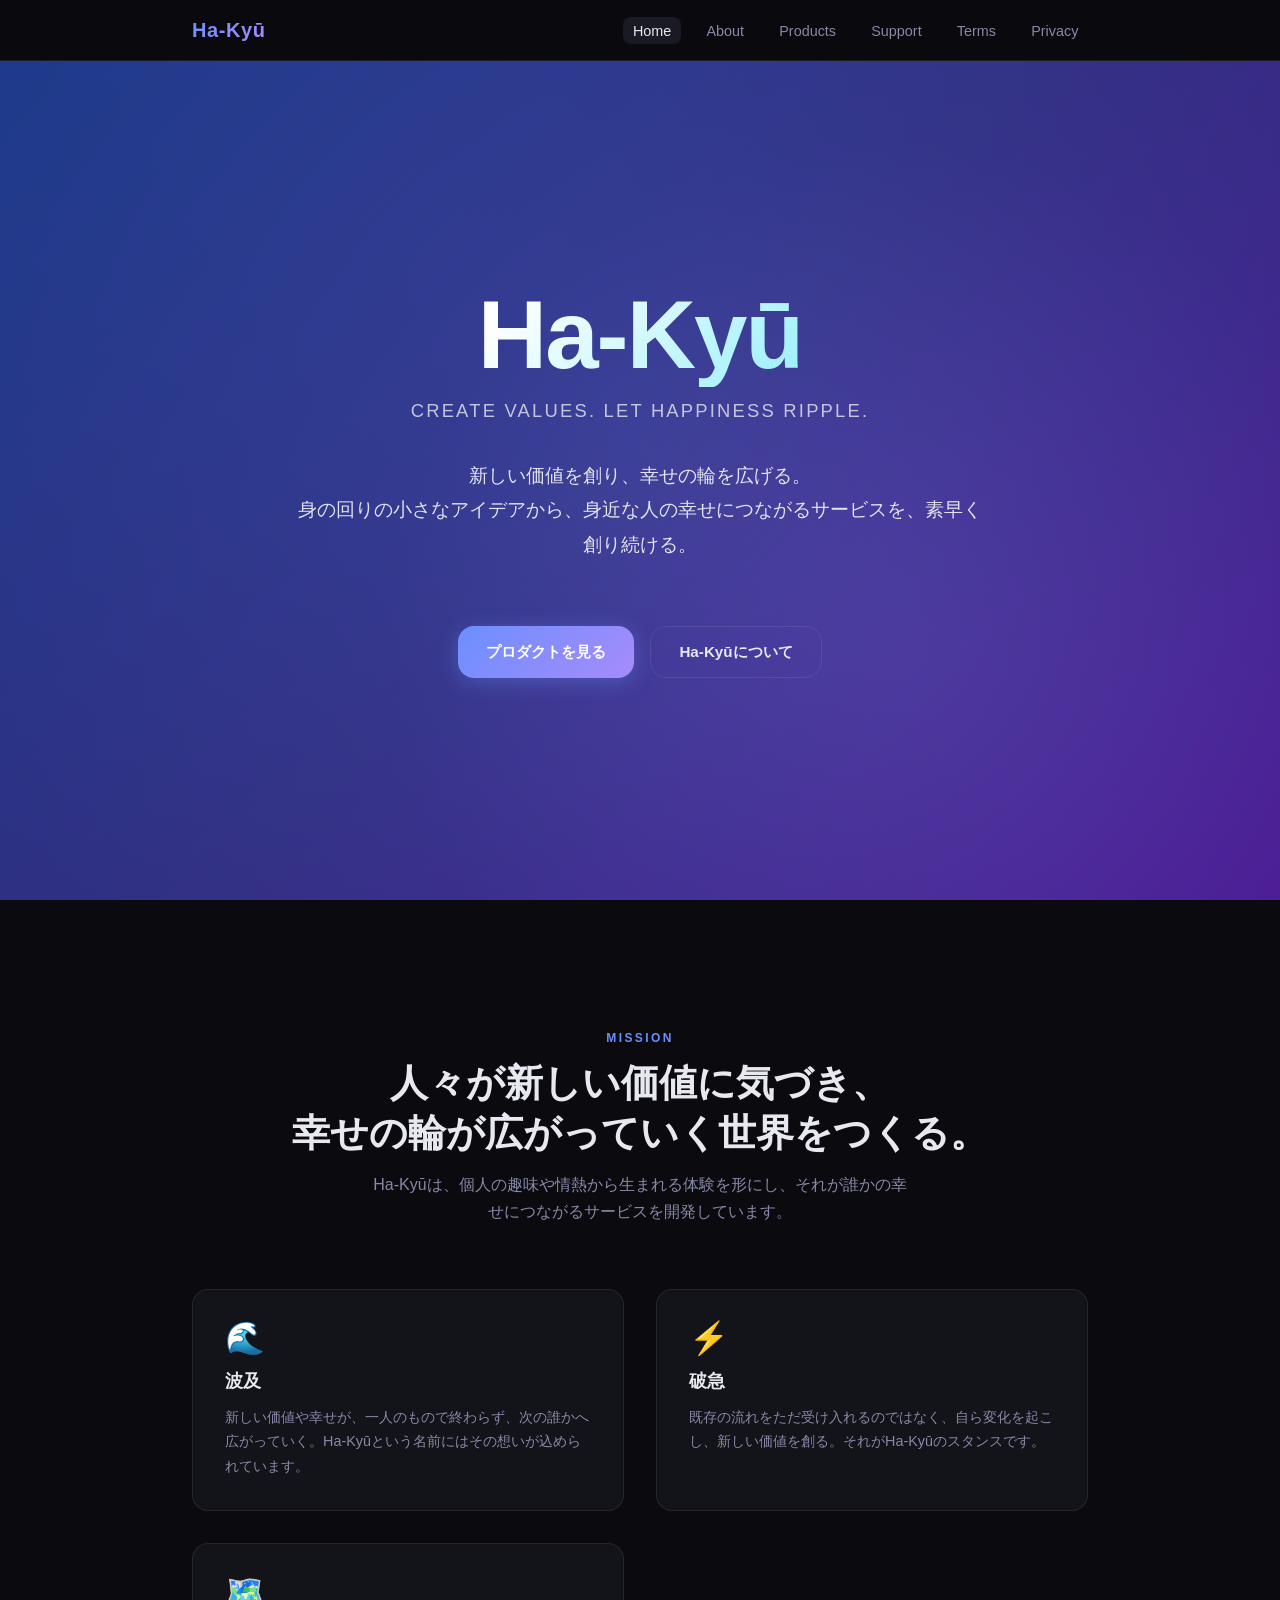
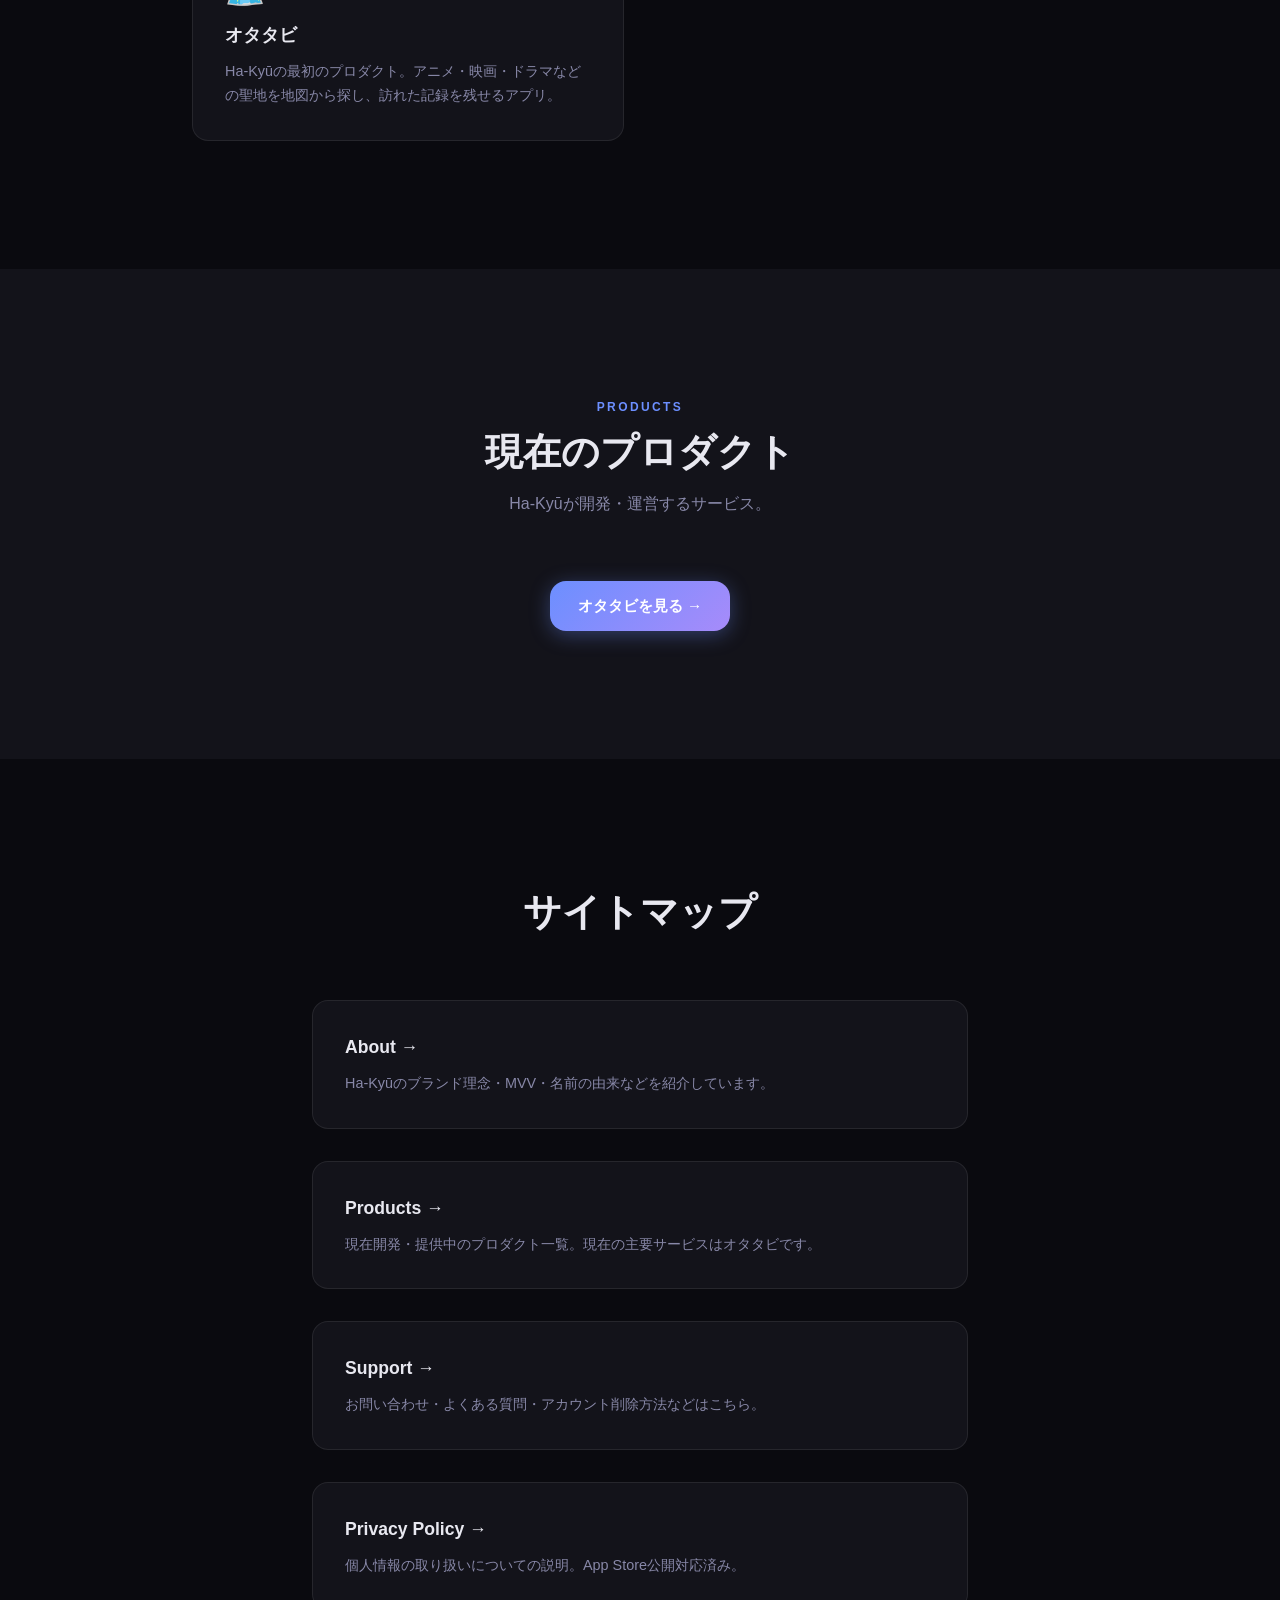
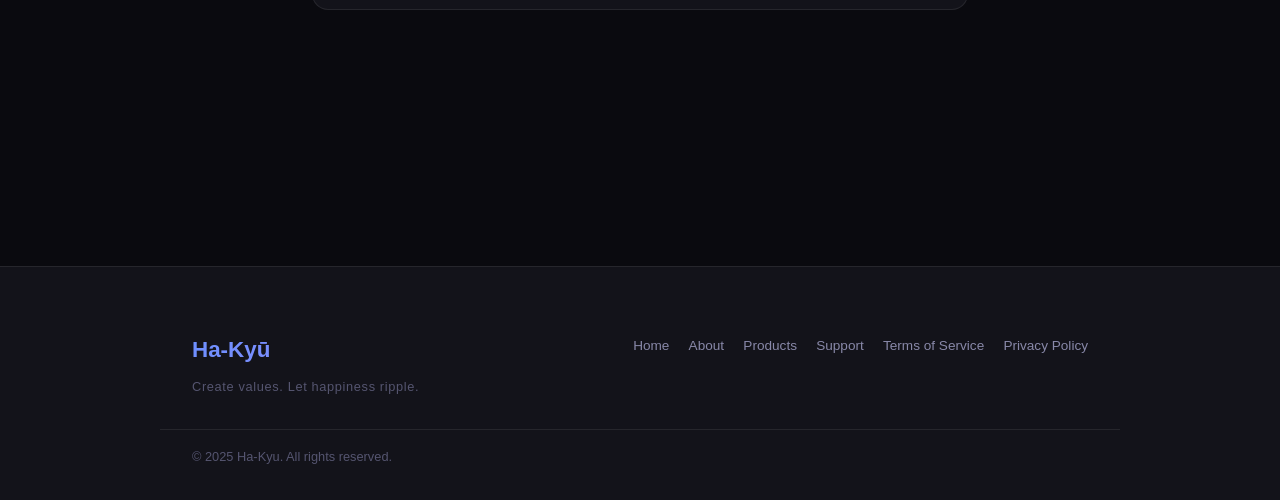
<file: index.html>
<!DOCTYPE html>
<html lang="ja">
<head>
  <meta charset="UTF-8">
  <meta name="viewport" content="width=device-width, initial-scale=1.0">
  <title>Ha-Kyū — Create values. Let happiness ripple.</title>
  <meta name="description" content="Ha-Kyūは、身近なアイデアから人々の幸せにつながるサービスを創り続けるグループです。現在の主要プロダクト：オタタビ。">
  <link rel="canonical" href="https://ha-kyu.github.io/">

  <!-- OGP -->
  <meta property="og:type"        content="website">
  <meta property="og:url"         content="https://ha-kyu.github.io/">
  <meta property="og:title"       content="Ha-Kyū — Create values. Let happiness ripple.">
  <meta property="og:description" content="Ha-Kyūは、身近なアイデアから人々の幸せにつながるサービスを創り続けるグループです。">
  <meta property="og:image"       content="https://ha-kyu.github.io/assets/img/ogp.png">
  <meta name="twitter:card"       content="summary_large_image">

  <!-- Favicon -->
  <link rel="icon"             type="image/svg+xml" href="/assets/img/favicon.png">
  <link rel="apple-touch-icon"                      href="/assets/img/apple-touch-icon.png">

  <link rel="stylesheet" href="/assets/css/style.css">
</head>
<body>

  <a href="#main" class="skip-link">メインコンテンツへスキップ</a>

  <!-- ナビゲーション -->
  <nav class="site-nav" aria-label="メインナビゲーション">
    <div class="site-nav__inner">
      <a href="/" class="site-nav__logo" aria-label="Ha-Kyū ホーム">Ha-Kyū</a>
      <button class="site-nav__toggle" aria-expanded="false" aria-controls="nav-menu" aria-label="メニューを開く">
        <span></span><span></span><span></span>
      </button>
      <ul class="site-nav__menu" id="nav-menu" role="list">
        <li><a href="/">Home</a></li>
        <li><a href="/about/">About</a></li>
        <li><a href="/products/">Products</a></li>
        <li><a href="/support/">Support</a></li>
        <li><a href="/terms/">Terms</a></li>
        <li><a href="/privacy/">Privacy</a></li>
      </ul>
    </div>
  </nav>

  <main id="main" class="page-offset">

    <!-- ヒーロー -->
    <section class="hero" aria-label="Ha-Kyū ブランドメッセージ">
      <div class="hero__bg" aria-hidden="true"></div>
      <div class="hero__content">
        <h1 class="hero__logo">Ha-Kyū</h1>
        <p class="hero__tagline">Create values. Let happiness ripple.</p>
        <p class="hero__desc">新しい価値を創り、幸せの輪を広げる。<br>身の回りの小さなアイデアから、身近な人の幸せにつながるサービスを、素早く創り続ける。</p>
        <div class="hero__actions">
          <a href="/products/" class="btn btn--primary">プロダクトを見る</a>
          <a href="/about/"    class="btn btn--outline">Ha-Kyūについて</a>
        </div>
      </div>
    </section>

    <!-- ミッション概要 -->
    <section class="section" aria-labelledby="mission-heading">
      <div class="container">
        <div class="section__header">
          <p class="section__label">Mission</p>
          <h2 class="section__title" id="mission-heading">人々が新しい価値に気づき、<br>幸せの輪が広がっていく世界をつくる。</h2>
          <p class="section__subtitle">Ha-Kyūは、個人の趣味や情熱から生まれる体験を形にし、それが誰かの幸せにつながるサービスを開発しています。</p>
        </div>

        <div class="card-grid">
          <div class="card">
            <div class="card__icon" aria-hidden="true">🌊</div>
            <h3 class="card__title">波及</h3>
            <p class="card__body">新しい価値や幸せが、一人のもので終わらず、次の誰かへ広がっていく。Ha-Kyūという名前にはその想いが込められています。</p>
          </div>
          <div class="card">
            <div class="card__icon" aria-hidden="true">⚡</div>
            <h3 class="card__title">破急</h3>
            <p class="card__body">既存の流れをただ受け入れるのではなく、自ら変化を起こし、新しい価値を創る。それがHa-Kyūのスタンスです。</p>
          </div>
          <div class="card">
            <div class="card__icon" aria-hidden="true">🗺️</div>
            <h3 class="card__title">オタタビ</h3>
            <p class="card__body">Ha-Kyūの最初のプロダクト。アニメ・映画・ドラマなどの聖地を地図から探し、訪れた記録を残せるアプリ。</p>
          </div>
        </div>
      </div>
    </section>

    <!-- プロダクト導線 -->
    <section class="section section--alt" aria-labelledby="products-nav-heading">
      <div class="container" style="text-align:center;">
        <div class="section__header">
          <p class="section__label">Products</p>
          <h2 class="section__title" id="products-nav-heading">現在のプロダクト</h2>
          <p class="section__subtitle">Ha-Kyūが開発・運営するサービス。</p>
        </div>
        <a href="/products/" class="btn btn--primary" style="display:inline-flex;">オタタビを見る →</a>
      </div>
    </section>

    <!-- リンク集 -->
    <section class="section" aria-labelledby="links-heading">
      <div class="container container--narrow">
        <div class="section__header">
          <h2 class="section__title" id="links-heading">サイトマップ</h2>
        </div>
        <div class="card-grid--2 card-grid">
          <a href="/about/"   class="card" style="text-decoration:none; color:inherit;">
            <h3 class="card__title">About →</h3>
            <p class="card__body">Ha-Kyūのブランド理念・MVV・名前の由来などを紹介しています。</p>
          </a>
          <a href="/products/" class="card" style="text-decoration:none; color:inherit;">
            <h3 class="card__title">Products →</h3>
            <p class="card__body">現在開発・提供中のプロダクト一覧。現在の主要サービスはオタタビです。</p>
          </a>
          <a href="/support/"  class="card" style="text-decoration:none; color:inherit;">
            <h3 class="card__title">Support →</h3>
            <p class="card__body">お問い合わせ・よくある質問・アカウント削除方法などはこちら。</p>
          </a>
          <a href="/privacy/"  class="card" style="text-decoration:none; color:inherit;">
            <h3 class="card__title">Privacy Policy →</h3>
            <p class="card__body">個人情報の取り扱いについての説明。App Store公開対応済み。</p>
          </a>
        </div>
      </div>
    </section>

  </main>

  <!-- フッター -->
  <footer class="site-footer" aria-label="サイトフッター">
    <div class="site-footer__inner">
      <div class="site-footer__brand">
        <h2>Ha-Kyū</h2>
        <p>Create values. Let happiness ripple.</p>
      </div>
      <nav aria-label="フッターナビゲーション">
        <ul class="site-footer__nav" role="list">
          <li><a href="/">Home</a></li>
          <li><a href="/about/">About</a></li>
          <li><a href="/products/">Products</a></li>
          <li><a href="/support/">Support</a></li>
          <li><a href="/terms/">Terms of Service</a></li>
          <li><a href="/privacy/">Privacy Policy</a></li>
        </ul>
      </nav>
    </div>
    <div class="site-footer__bottom">
      <p>© 2025 Ha-Kyu. All rights reserved.</p>
    </div>
  </footer>

  <script src="/assets/js/main.js"></script>
</body>
</html>
</file>
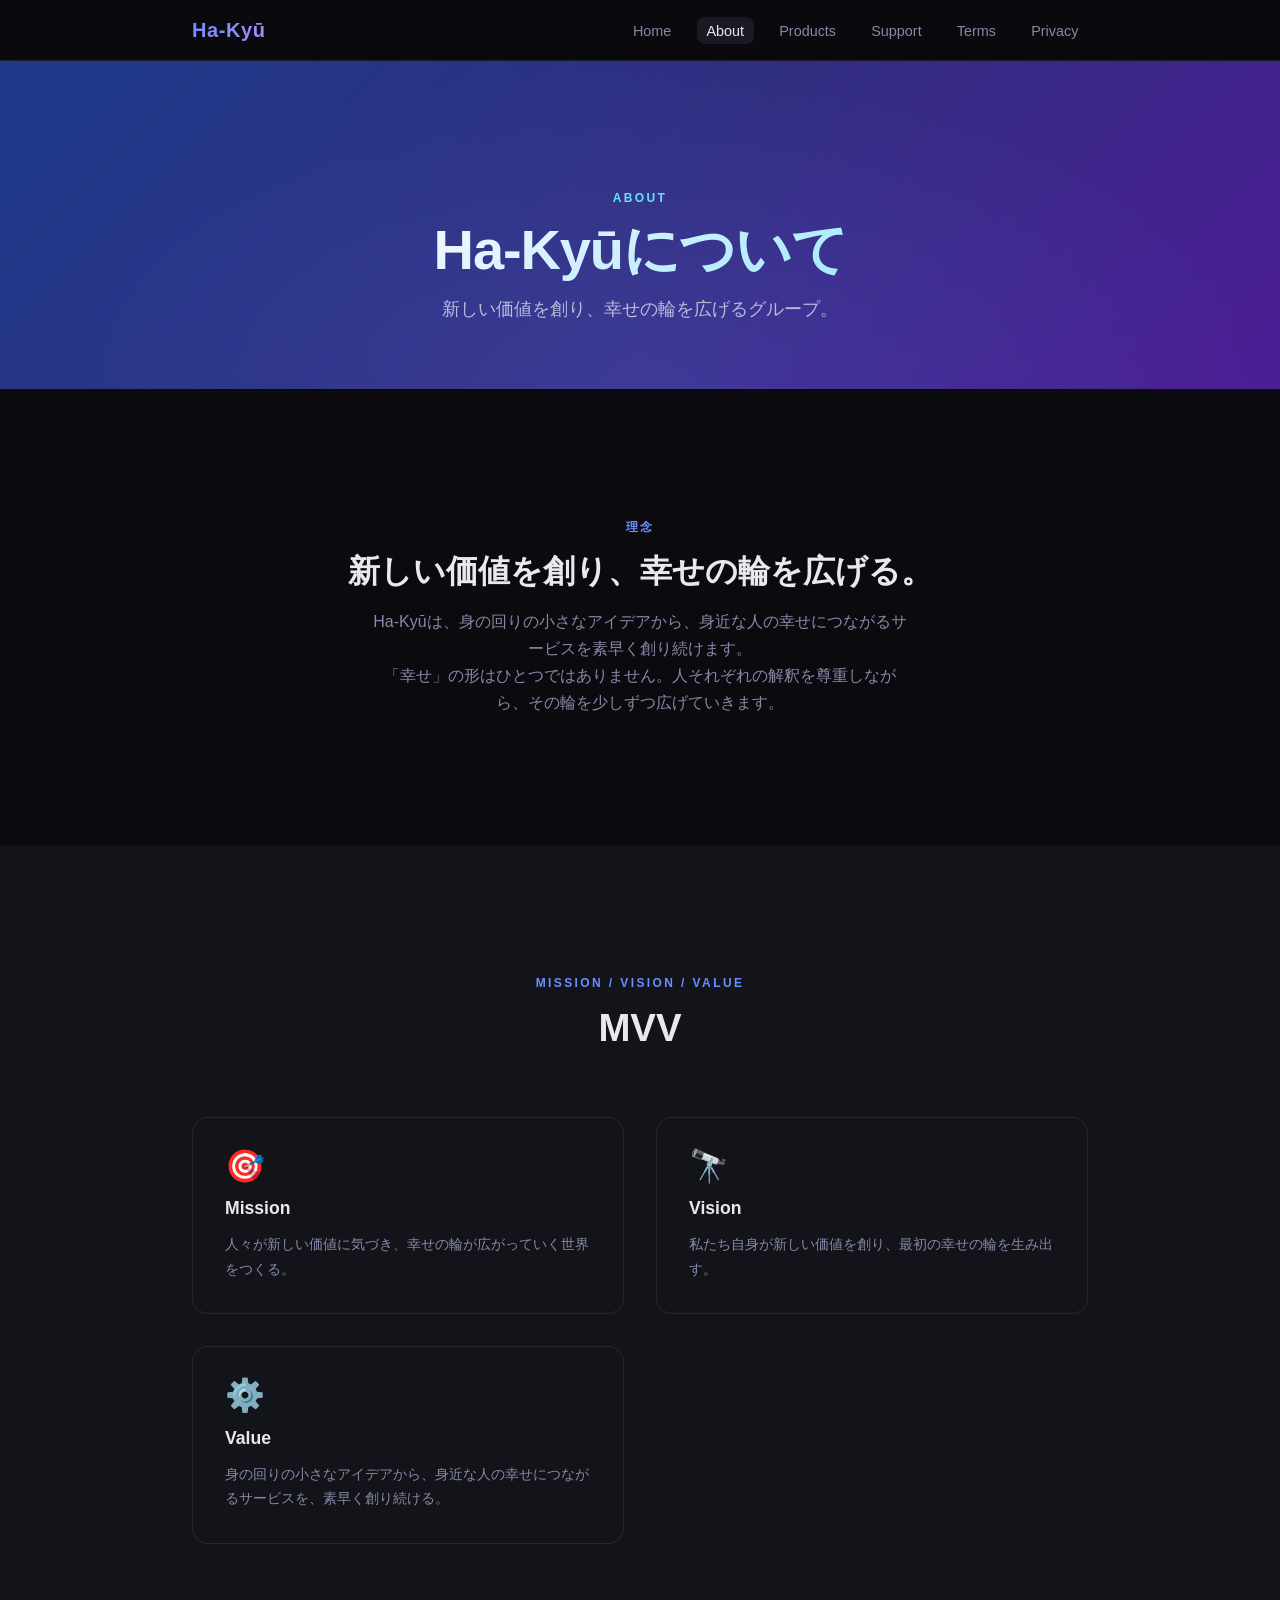
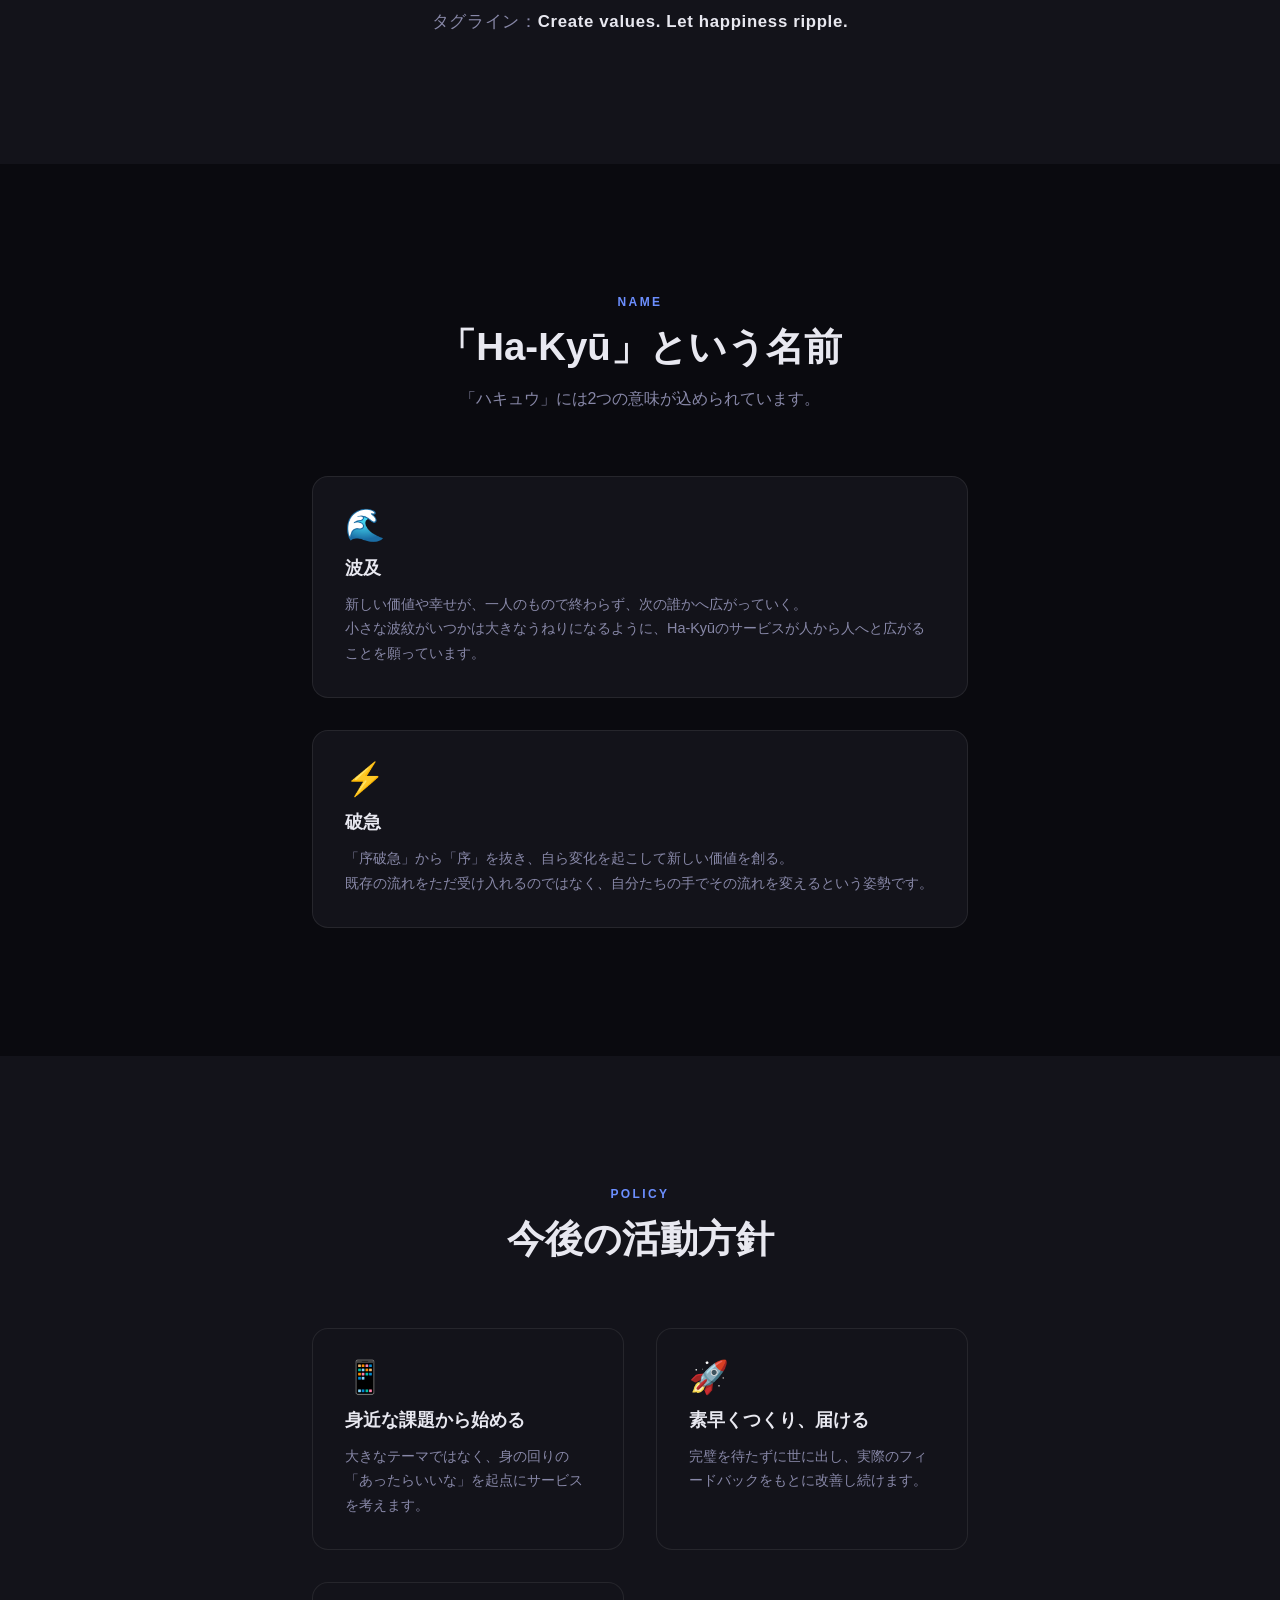
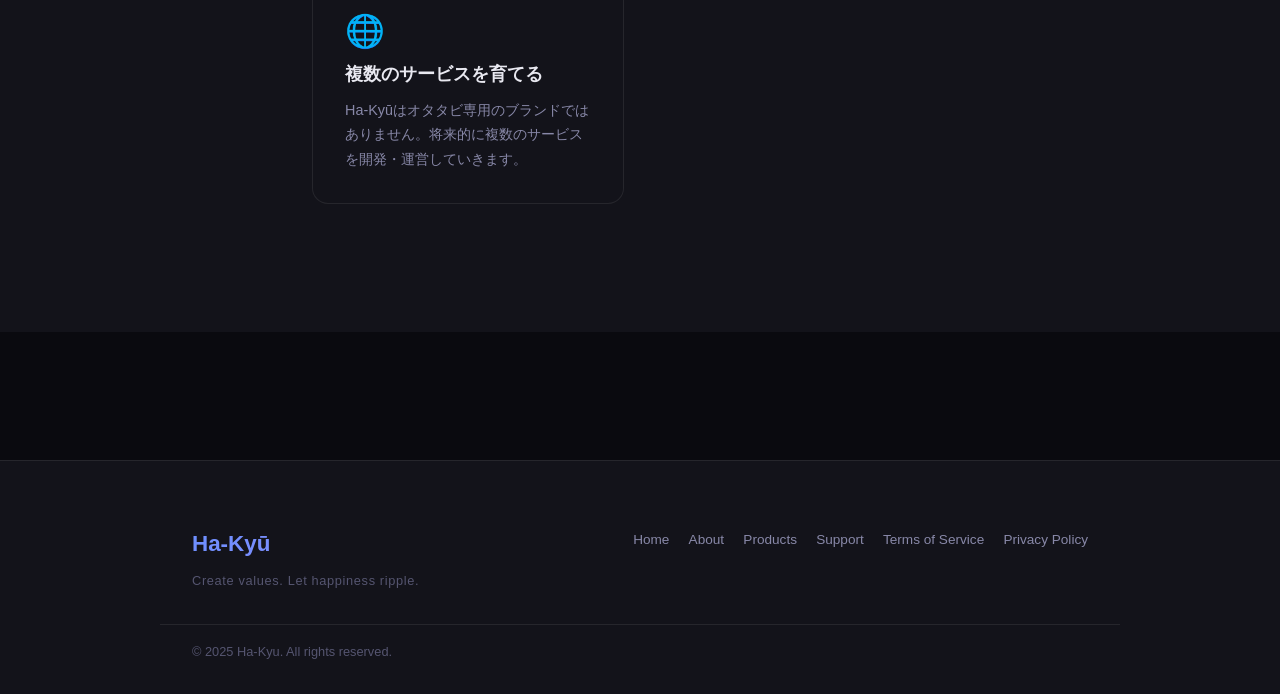
<file: about/index.html>
<!DOCTYPE html>
<html lang="ja">
<head>
  <meta charset="UTF-8">
  <meta name="viewport" content="width=device-width, initial-scale=1.0">
  <title>About — Ha-Kyū</title>
  <meta name="description" content="Ha-Kyūのブランド理念・ミッション・ビジョン・バリュー・名前に込めた意味を紹介します。">
  <link rel="canonical" href="https://ha-kyu.github.io/about/">

  <!-- OGP -->
  <meta property="og:type"        content="website">
  <meta property="og:url"         content="https://ha-kyu.github.io/about/">
  <meta property="og:title"       content="About — Ha-Kyū">
  <meta property="og:description" content="Ha-Kyūのブランド理念・ミッション・ビジョン・バリュー・名前に込めた意味を紹介します。">
  <meta property="og:image"       content="https://ha-kyu.github.io/assets/img/ogp.png">
  <meta name="twitter:card"       content="summary_large_image">

  <!-- Favicon -->
  <link rel="icon"             type="image/svg+xml" href="/assets/img/favicon.png">
  <link rel="apple-touch-icon"                      href="/assets/img/apple-touch-icon.png">

  <link rel="stylesheet" href="/assets/css/style.css">
</head>
<body>

  <a href="#main" class="skip-link">メインコンテンツへスキップ</a>

  <nav class="site-nav" aria-label="メインナビゲーション">
    <div class="site-nav__inner">
      <a href="/" class="site-nav__logo" aria-label="Ha-Kyū ホーム">Ha-Kyū</a>
      <button class="site-nav__toggle" aria-expanded="false" aria-controls="nav-menu" aria-label="メニューを開く">
        <span></span><span></span><span></span>
      </button>
      <ul class="site-nav__menu" id="nav-menu" role="list">
        <li><a href="/">Home</a></li>
        <li><a href="/about/">About</a></li>
        <li><a href="/products/">Products</a></li>
        <li><a href="/support/">Support</a></li>
        <li><a href="/terms/">Terms</a></li>
        <li><a href="/privacy/">Privacy</a></li>
      </ul>
    </div>
  </nav>

  <main id="main" class="page-offset">

    <!-- ページヘッダー -->
    <header class="page-hero">
      <p class="page-hero__label">About</p>
      <h1 class="page-hero__title">Ha-Kyūについて</h1>
      <p class="page-hero__desc">新しい価値を創り、幸せの輪を広げるグループ。</p>
    </header>

    <!-- 理念 -->
    <section class="section" aria-labelledby="philosophy-heading">
      <div class="container container--narrow" style="text-align:center;">
        <p class="section__label">理念</p>
        <h2 class="section__title" id="philosophy-heading" style="font-size:clamp(1.4rem,4vw,2rem); line-height:1.5;">
          新しい価値を創り、幸せの輪を広げる。
        </h2>
        <p class="section__subtitle">
          Ha-Kyūは、身の回りの小さなアイデアから、身近な人の幸せにつながるサービスを素早く創り続けます。<br>
          「幸せ」の形はひとつではありません。人それぞれの解釈を尊重しながら、その輪を少しずつ広げていきます。
        </p>
      </div>
    </section>

    <!-- MVV -->
    <section class="section section--alt" aria-labelledby="mvv-heading">
      <div class="container">
        <div class="section__header">
          <p class="section__label">Mission / Vision / Value</p>
          <h2 class="section__title" id="mvv-heading">MVV</h2>
        </div>
        <div class="card-grid">
          <div class="card">
            <p class="card__icon" aria-hidden="true">🎯</p>
            <h3 class="card__title">Mission</h3>
            <p class="card__body">人々が新しい価値に気づき、幸せの輪が広がっていく世界をつくる。</p>
          </div>
          <div class="card">
            <p class="card__icon" aria-hidden="true">🔭</p>
            <h3 class="card__title">Vision</h3>
            <p class="card__body">私たち自身が新しい価値を創り、最初の幸せの輪を生み出す。</p>
          </div>
          <div class="card">
            <p class="card__icon" aria-hidden="true">⚙️</p>
            <h3 class="card__title">Value</h3>
            <p class="card__body">身の回りの小さなアイデアから、身近な人の幸せにつながるサービスを、素早く創り続ける。</p>
          </div>
        </div>
        <p style="text-align:center; margin-top:var(--space-lg); font-size:1.05rem; color:var(--color-text-muted); letter-spacing:0.04em;">
          タグライン：<strong style="color:var(--color-text);">Create values. Let happiness ripple.</strong>
        </p>
      </div>
    </section>

    <!-- 名前の由来 -->
    <section class="section" aria-labelledby="name-heading">
      <div class="container container--narrow">
        <div class="section__header">
          <p class="section__label">Name</p>
          <h2 class="section__title" id="name-heading">「Ha-Kyū」という名前</h2>
          <p class="section__subtitle">「ハキュウ」には2つの意味が込められています。</p>
        </div>

        <div class="card-grid--2 card-grid">
          <div class="card">
            <p class="card__icon" aria-hidden="true">🌊</p>
            <h3 class="card__title">波及</h3>
            <p class="card__body">
              新しい価値や幸せが、一人のもので終わらず、次の誰かへ広がっていく。<br>
              小さな波紋がいつかは大きなうねりになるように、Ha-Kyūのサービスが人から人へと広がることを願っています。
            </p>
          </div>
          <div class="card">
            <p class="card__icon" aria-hidden="true">⚡</p>
            <h3 class="card__title">破急</h3>
            <p class="card__body">
              「序破急」から「序」を抜き、自ら変化を起こして新しい価値を創る。<br>
              既存の流れをただ受け入れるのではなく、自分たちの手でその流れを変えるという姿勢です。
            </p>
          </div>
        </div>
      </div>
    </section>

    <!-- 活動方針 -->
    <section class="section section--alt" aria-labelledby="policy-heading">
      <div class="container container--narrow">
        <div class="section__header">
          <p class="section__label">Policy</p>
          <h2 class="section__title" id="policy-heading">今後の活動方針</h2>
        </div>
        <div class="card-grid">
          <div class="card">
            <p class="card__icon" aria-hidden="true">📱</p>
            <h3 class="card__title">身近な課題から始める</h3>
            <p class="card__body">大きなテーマではなく、身の回りの「あったらいいな」を起点にサービスを考えます。</p>
          </div>
          <div class="card">
            <p class="card__icon" aria-hidden="true">🚀</p>
            <h3 class="card__title">素早くつくり、届ける</h3>
            <p class="card__body">完璧を待たずに世に出し、実際のフィードバックをもとに改善し続けます。</p>
          </div>
          <div class="card">
            <p class="card__icon" aria-hidden="true">🌐</p>
            <h3 class="card__title">複数のサービスを育てる</h3>
            <p class="card__body">Ha-Kyūはオタタビ専用のブランドではありません。将来的に複数のサービスを開発・運営していきます。</p>
          </div>
        </div>
      </div>
    </section>

  </main>

  <footer class="site-footer" aria-label="サイトフッター">
    <div class="site-footer__inner">
      <div class="site-footer__brand">
        <h2>Ha-Kyū</h2>
        <p>Create values. Let happiness ripple.</p>
      </div>
      <nav aria-label="フッターナビゲーション">
        <ul class="site-footer__nav" role="list">
          <li><a href="/">Home</a></li>
          <li><a href="/about/">About</a></li>
          <li><a href="/products/">Products</a></li>
          <li><a href="/support/">Support</a></li>
          <li><a href="/terms/">Terms of Service</a></li>
          <li><a href="/privacy/">Privacy Policy</a></li>
        </ul>
      </nav>
    </div>
    <div class="site-footer__bottom">
      <p>© 2025 Ha-Kyu. All rights reserved.</p>
    </div>
  </footer>

  <script src="/assets/js/main.js"></script>
</body>
</html>
</file>
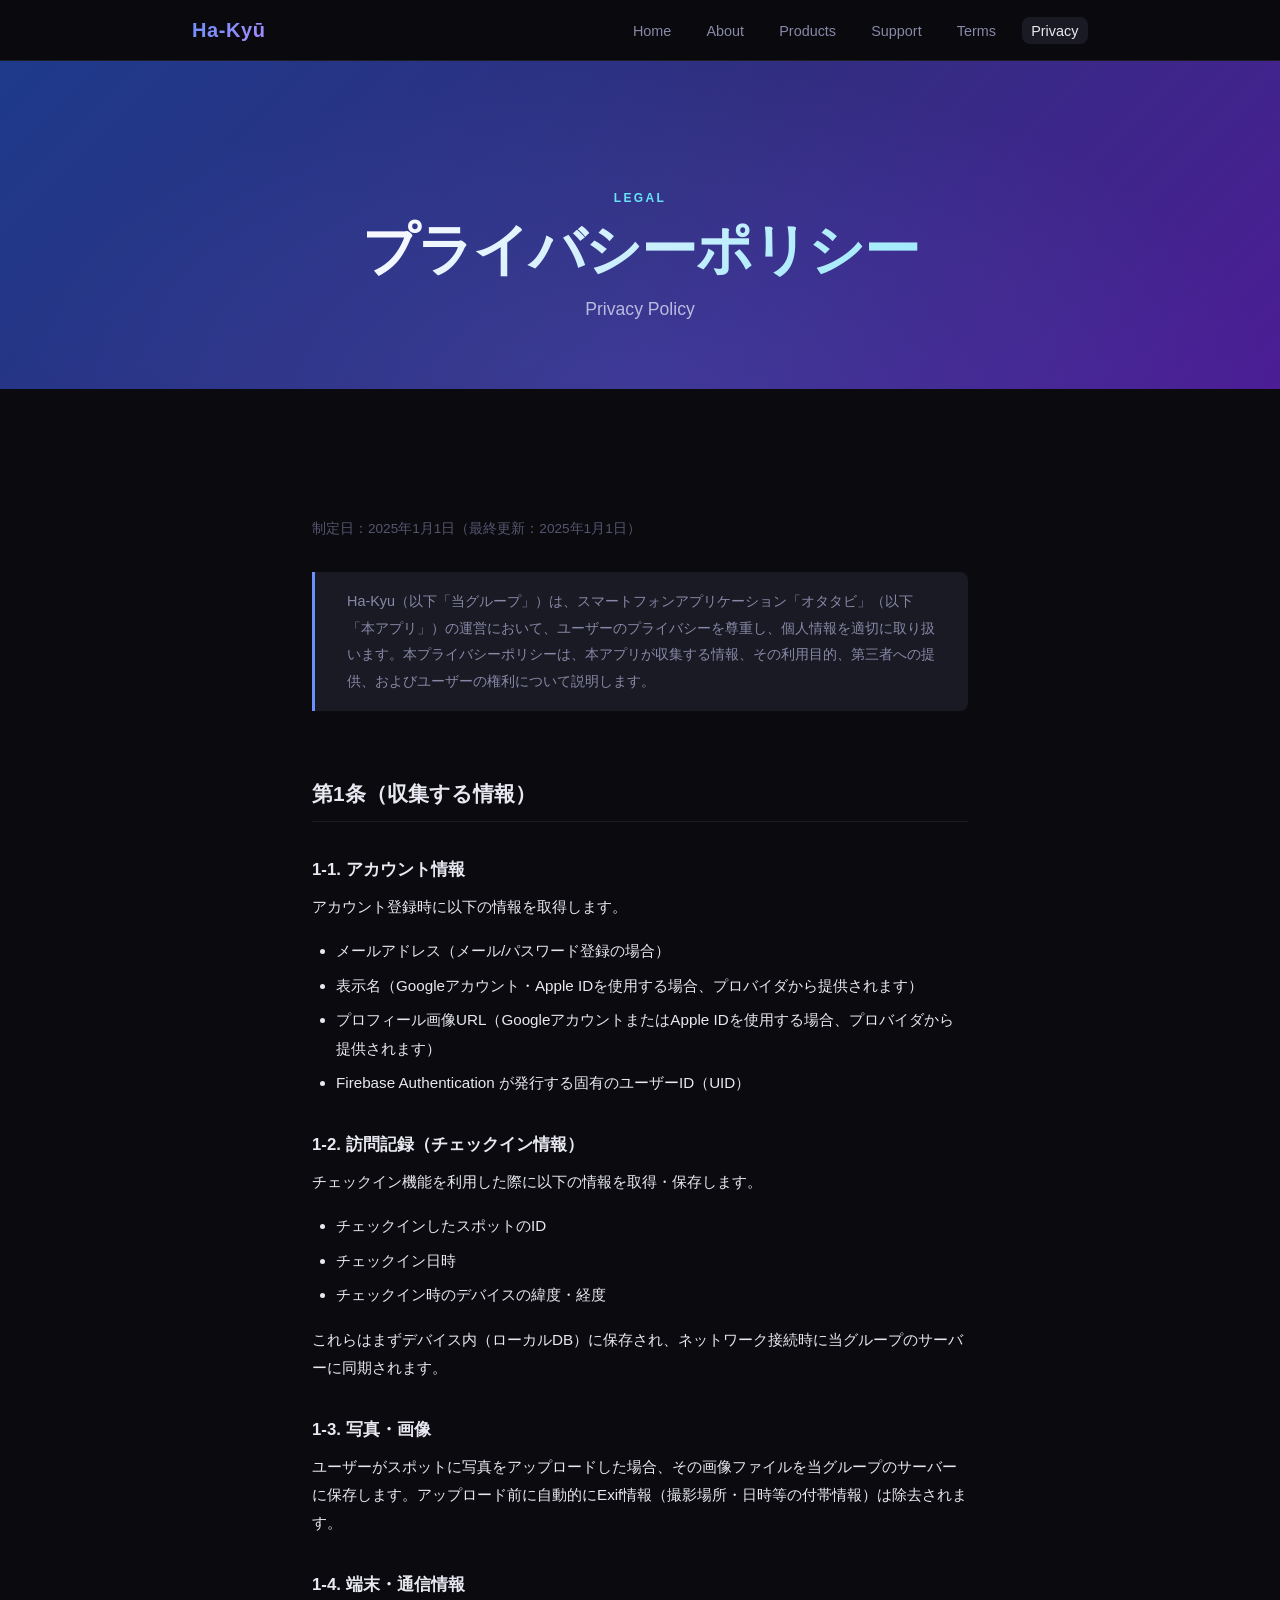
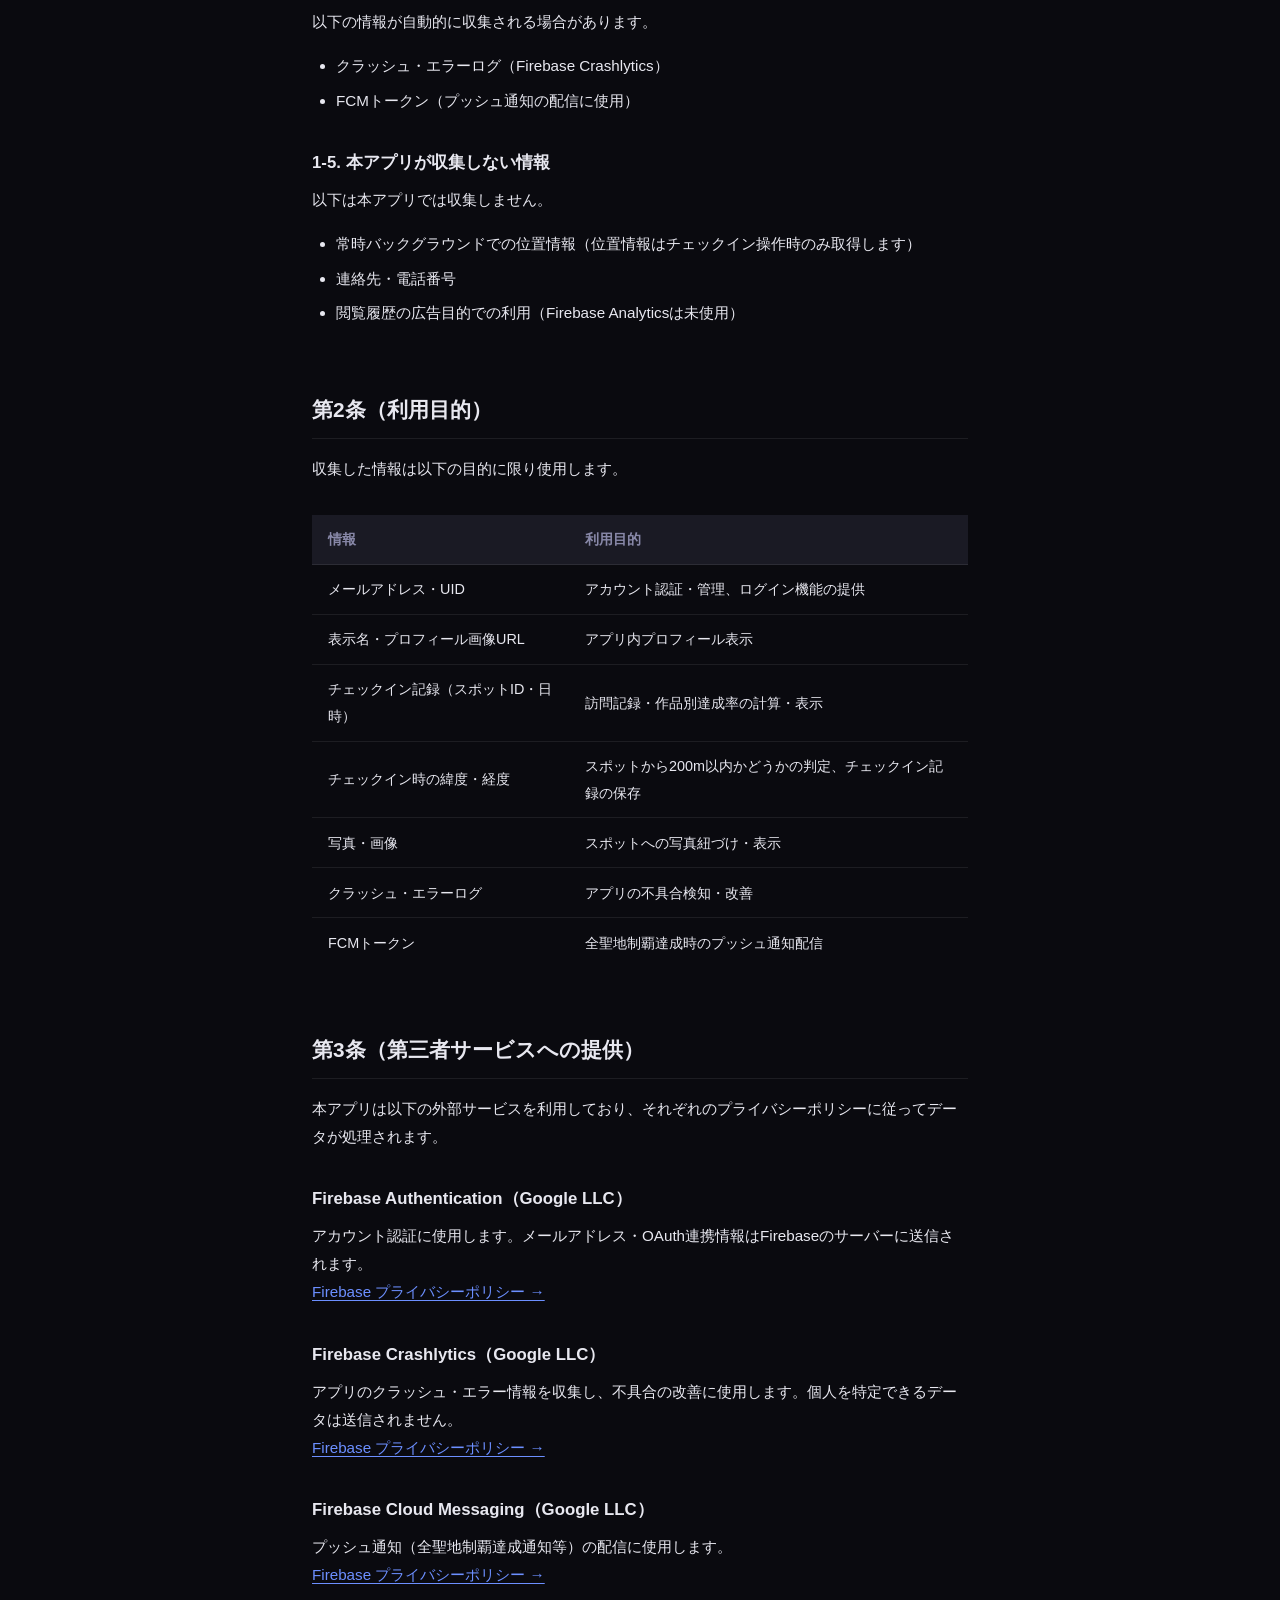
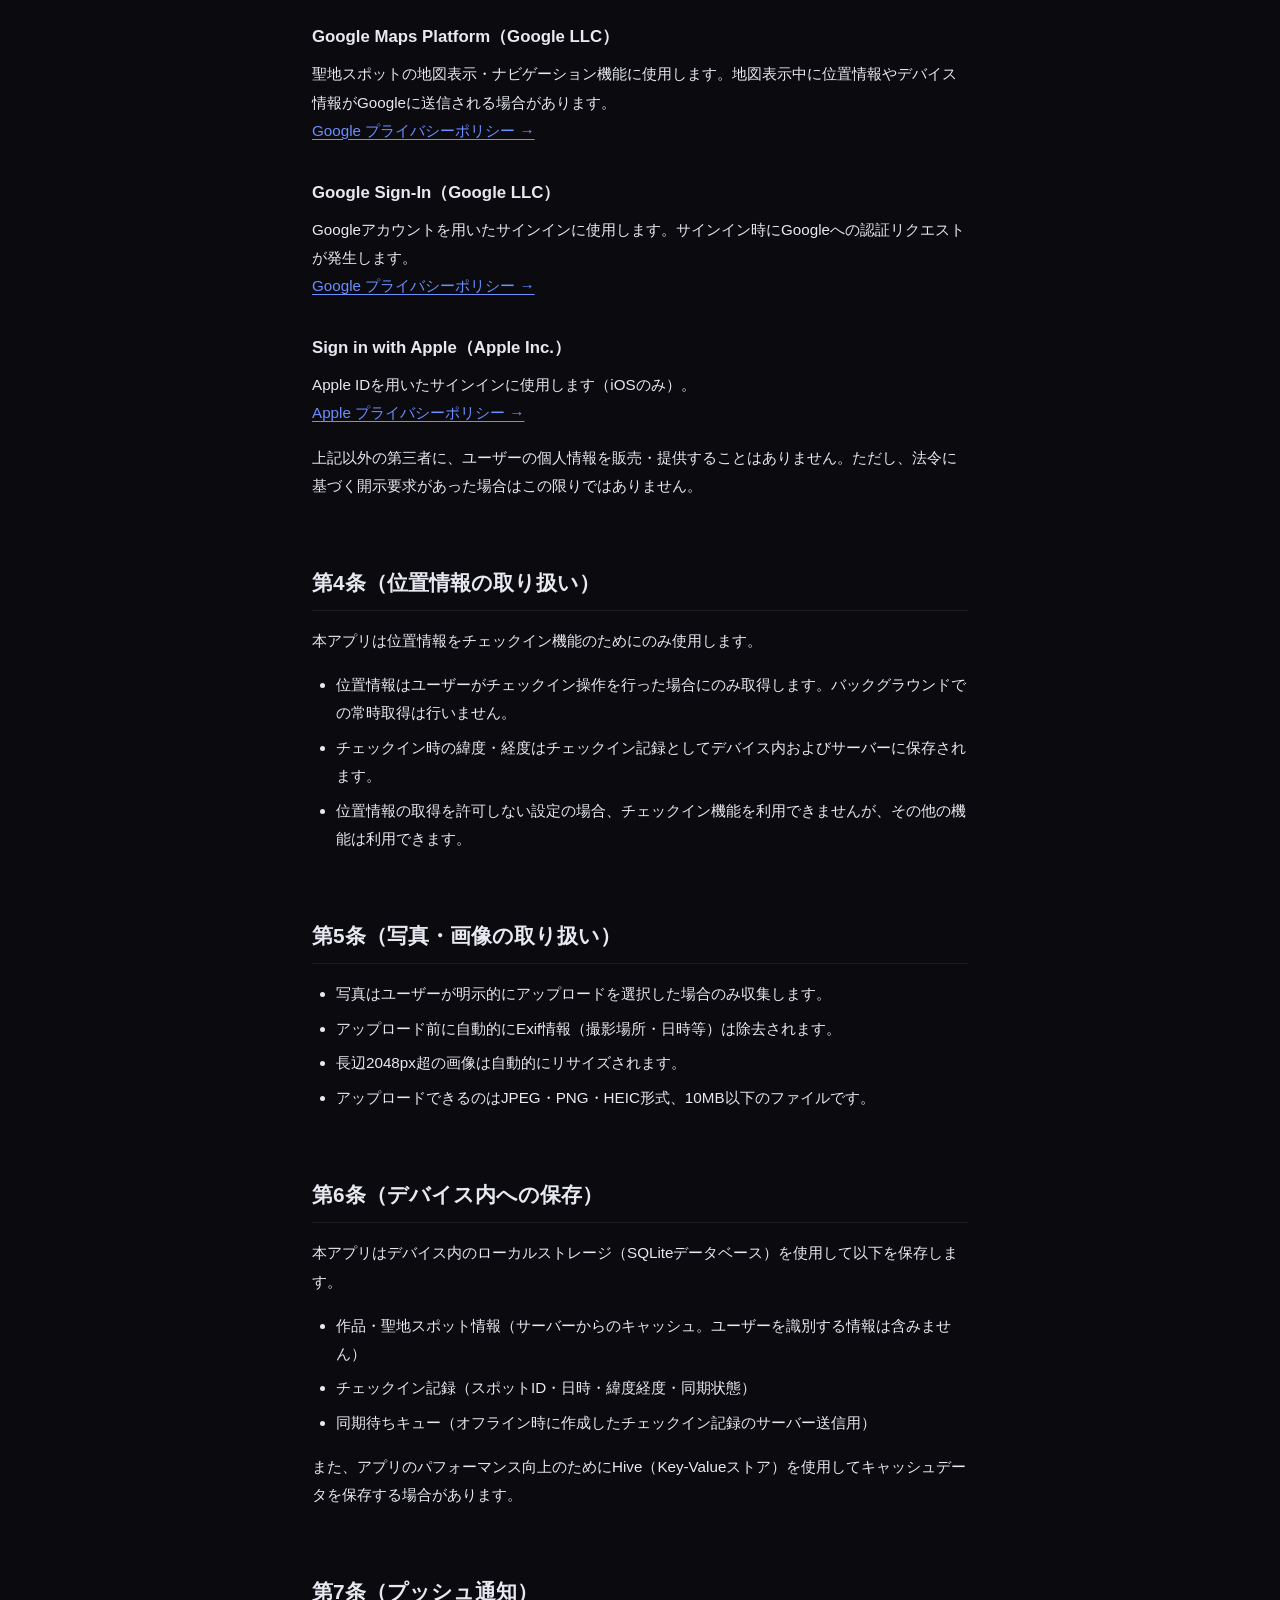
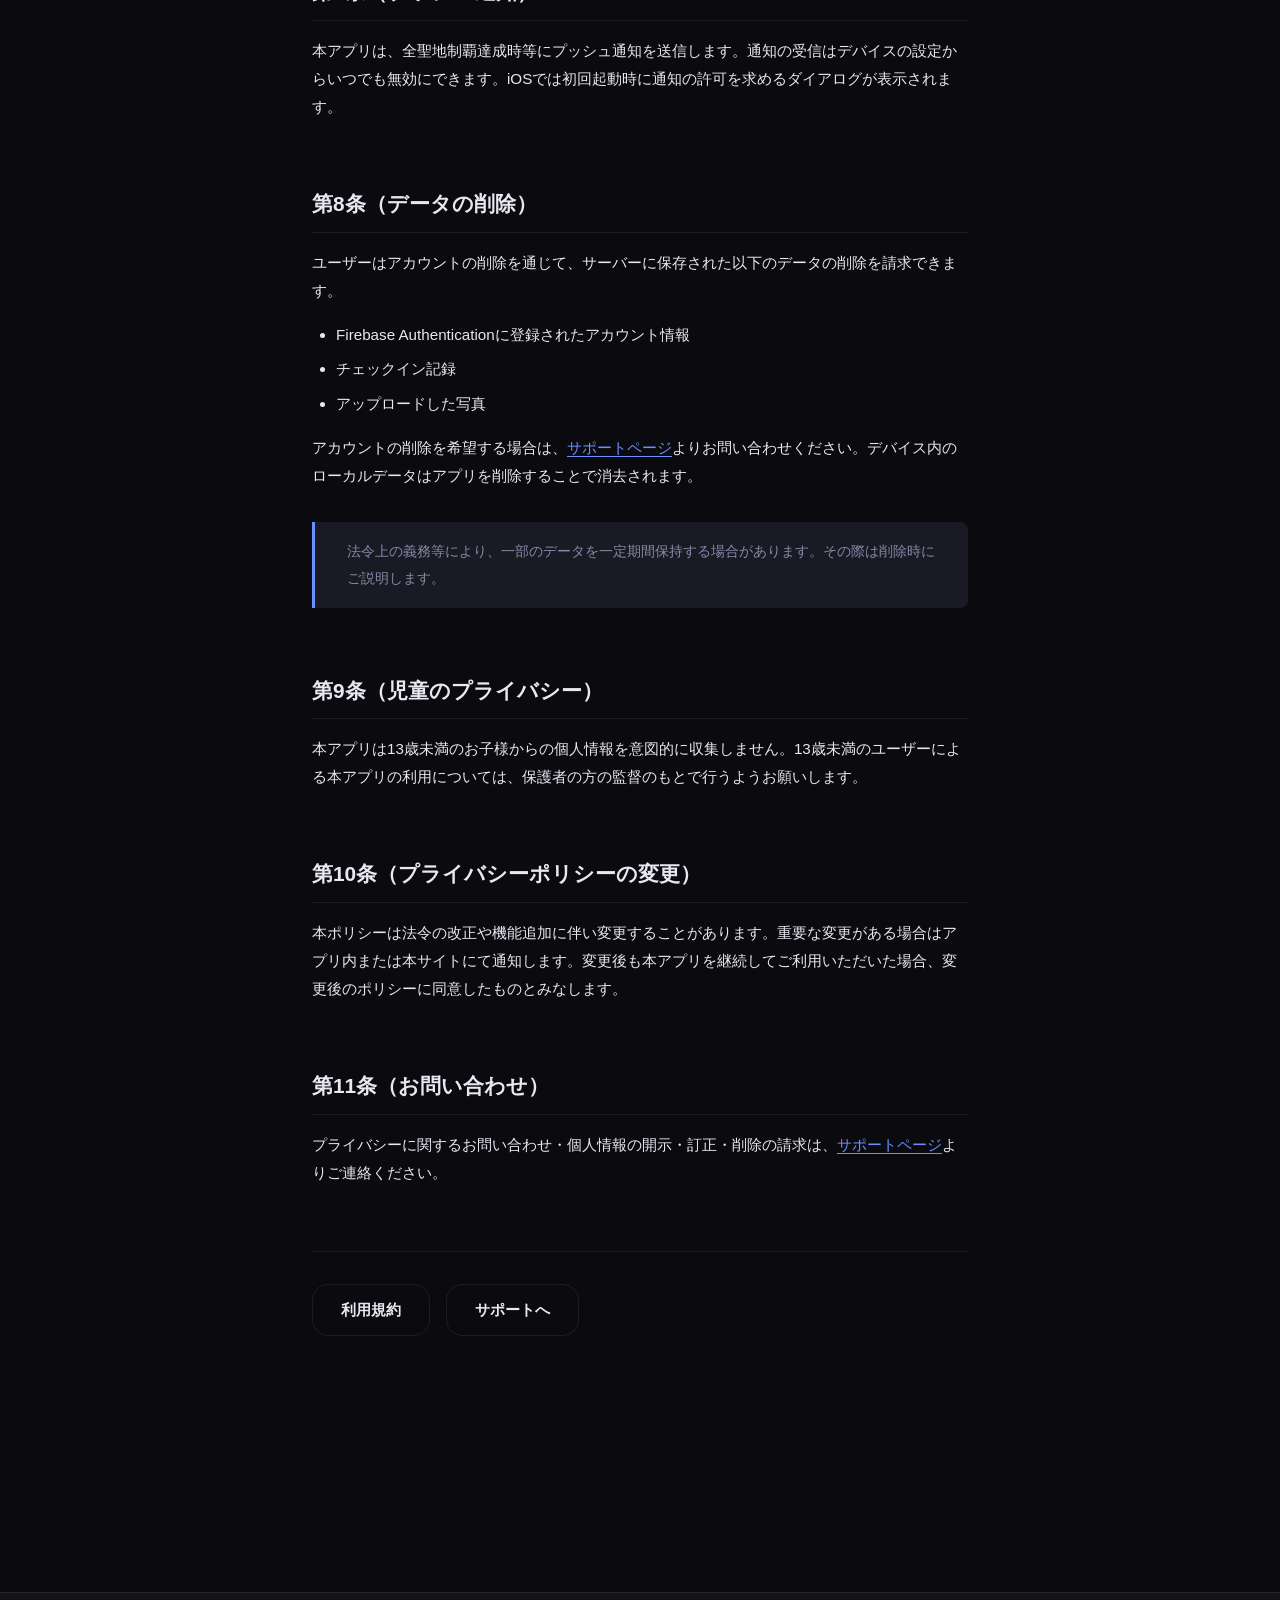
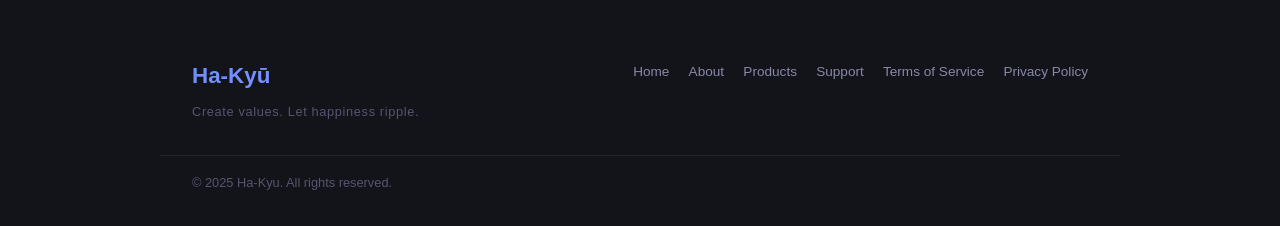
<file: privacy/index.html>
<!DOCTYPE html>
<html lang="ja">
<head>
  <meta charset="UTF-8">
  <meta name="viewport" content="width=device-width, initial-scale=1.0">
  <title>Privacy Policy — Ha-Kyū</title>
  <meta name="description" content="Ha-Kyūが提供するオタタビにおける個人情報の取り扱いについてのプライバシーポリシーです。">
  <link rel="canonical" href="https://ha-kyu.github.io/privacy/">

  <!-- OGP -->
  <meta property="og:type"        content="website">
  <meta property="og:url"         content="https://ha-kyu.github.io/privacy/">
  <meta property="og:title"       content="Privacy Policy — Ha-Kyū">
  <meta property="og:description" content="Ha-Kyūが提供するオタタビにおける個人情報の取り扱いについてのプライバシーポリシーです。">
  <meta property="og:image"       content="https://ha-kyu.github.io/assets/img/ogp.png">
  <meta name="twitter:card"       content="summary_large_image">

  <!-- Favicon -->
  <link rel="icon"             type="image/svg+xml" href="/assets/img/favicon.png">
  <link rel="apple-touch-icon"                      href="/assets/img/apple-touch-icon.png">

  <link rel="stylesheet" href="/assets/css/style.css">
</head>
<body>

  <a href="#main" class="skip-link">メインコンテンツへスキップ</a>

  <nav class="site-nav" aria-label="メインナビゲーション">
    <div class="site-nav__inner">
      <a href="/" class="site-nav__logo" aria-label="Ha-Kyū ホーム">Ha-Kyū</a>
      <button class="site-nav__toggle" aria-expanded="false" aria-controls="nav-menu" aria-label="メニューを開く">
        <span></span><span></span><span></span>
      </button>
      <ul class="site-nav__menu" id="nav-menu" role="list">
        <li><a href="/">Home</a></li>
        <li><a href="/about/">About</a></li>
        <li><a href="/products/">Products</a></li>
        <li><a href="/support/">Support</a></li>
        <li><a href="/terms/">Terms</a></li>
        <li><a href="/privacy/">Privacy</a></li>
      </ul>
    </div>
  </nav>

  <main id="main" class="page-offset">

    <!-- ページヘッダー -->
    <header class="page-hero">
      <p class="page-hero__label">Legal</p>
      <h1 class="page-hero__title">プライバシーポリシー</h1>
      <p class="page-hero__desc">Privacy Policy</p>
    </header>

    <section class="section">
      <div class="container container--narrow">

        <p class="meta-info">制定日：2025年1月1日（最終更新：2025年1月1日）</p>

        <div class="prose">

          <div class="note">
            Ha-Kyu（以下「当グループ」）は、スマートフォンアプリケーション「オタタビ」（以下「本アプリ」）の運営において、ユーザーのプライバシーを尊重し、個人情報を適切に取り扱います。本プライバシーポリシーは、本アプリが収集する情報、その利用目的、第三者への提供、およびユーザーの権利について説明します。
          </div>

          <h2 id="privacy-collect">第1条（収集する情報）</h2>

          <h3>1-1. アカウント情報</h3>
          <p>アカウント登録時に以下の情報を取得します。</p>
          <ul>
            <li>メールアドレス（メール/パスワード登録の場合）</li>
            <li>表示名（Googleアカウント・Apple IDを使用する場合、プロバイダから提供されます）</li>
            <li>プロフィール画像URL（GoogleアカウントまたはApple IDを使用する場合、プロバイダから提供されます）</li>
            <li>Firebase Authentication が発行する固有のユーザーID（UID）</li>
          </ul>

          <h3>1-2. 訪問記録（チェックイン情報）</h3>
          <p>チェックイン機能を利用した際に以下の情報を取得・保存します。</p>
          <ul>
            <li>チェックインしたスポットのID</li>
            <li>チェックイン日時</li>
            <li>チェックイン時のデバイスの緯度・経度</li>
          </ul>
          <p>これらはまずデバイス内（ローカルDB）に保存され、ネットワーク接続時に当グループのサーバーに同期されます。</p>

          <h3>1-3. 写真・画像</h3>
          <p>ユーザーがスポットに写真をアップロードした場合、その画像ファイルを当グループのサーバーに保存します。アップロード前に自動的にExif情報（撮影場所・日時等の付帯情報）は除去されます。</p>

          <h3>1-4. 端末・通信情報</h3>
          <p>以下の情報が自動的に収集される場合があります。</p>
          <ul>
            <li>クラッシュ・エラーログ（Firebase Crashlytics）</li>
            <li>FCMトークン（プッシュ通知の配信に使用）</li>
          </ul>

          <h3>1-5. 本アプリが収集しない情報</h3>
          <p>以下は本アプリでは収集しません。</p>
          <ul>
            <li>常時バックグラウンドでの位置情報（位置情報はチェックイン操作時のみ取得します）</li>
            <li>連絡先・電話番号</li>
            <li>閲覧履歴の広告目的での利用（Firebase Analyticsは未使用）</li>
          </ul>

          <h2 id="privacy-purpose">第2条（利用目的）</h2>
          <p>収集した情報は以下の目的に限り使用します。</p>

          <div class="table-wrapper">
            <table>
              <thead>
                <tr>
                  <th>情報</th>
                  <th>利用目的</th>
                </tr>
              </thead>
              <tbody>
                <tr>
                  <td>メールアドレス・UID</td>
                  <td>アカウント認証・管理、ログイン機能の提供</td>
                </tr>
                <tr>
                  <td>表示名・プロフィール画像URL</td>
                  <td>アプリ内プロフィール表示</td>
                </tr>
                <tr>
                  <td>チェックイン記録（スポットID・日時）</td>
                  <td>訪問記録・作品別達成率の計算・表示</td>
                </tr>
                <tr>
                  <td>チェックイン時の緯度・経度</td>
                  <td>スポットから200m以内かどうかの判定、チェックイン記録の保存</td>
                </tr>
                <tr>
                  <td>写真・画像</td>
                  <td>スポットへの写真紐づけ・表示</td>
                </tr>
                <tr>
                  <td>クラッシュ・エラーログ</td>
                  <td>アプリの不具合検知・改善</td>
                </tr>
                <tr>
                  <td>FCMトークン</td>
                  <td>全聖地制覇達成時のプッシュ通知配信</td>
                </tr>
              </tbody>
            </table>
          </div>

          <h2 id="privacy-third-party">第3条（第三者サービスへの提供）</h2>
          <p>本アプリは以下の外部サービスを利用しており、それぞれのプライバシーポリシーに従ってデータが処理されます。</p>

          <h3>Firebase Authentication（Google LLC）</h3>
          <p>アカウント認証に使用します。メールアドレス・OAuth連携情報はFirebaseのサーバーに送信されます。<br>
          <a href="https://firebase.google.com/support/privacy" target="_blank" rel="noopener noreferrer">Firebase プライバシーポリシー →</a></p>

          <h3>Firebase Crashlytics（Google LLC）</h3>
          <p>アプリのクラッシュ・エラー情報を収集し、不具合の改善に使用します。個人を特定できるデータは送信されません。<br>
          <a href="https://firebase.google.com/support/privacy" target="_blank" rel="noopener noreferrer">Firebase プライバシーポリシー →</a></p>

          <h3>Firebase Cloud Messaging（Google LLC）</h3>
          <p>プッシュ通知（全聖地制覇達成通知等）の配信に使用します。<br>
          <a href="https://firebase.google.com/support/privacy" target="_blank" rel="noopener noreferrer">Firebase プライバシーポリシー →</a></p>

          <h3>Google Maps Platform（Google LLC）</h3>
          <p>聖地スポットの地図表示・ナビゲーション機能に使用します。地図表示中に位置情報やデバイス情報がGoogleに送信される場合があります。<br>
          <a href="https://policies.google.com/privacy" target="_blank" rel="noopener noreferrer">Google プライバシーポリシー →</a></p>

          <h3>Google Sign-In（Google LLC）</h3>
          <p>Googleアカウントを用いたサインインに使用します。サインイン時にGoogleへの認証リクエストが発生します。<br>
          <a href="https://policies.google.com/privacy" target="_blank" rel="noopener noreferrer">Google プライバシーポリシー →</a></p>

          <h3>Sign in with Apple（Apple Inc.）</h3>
          <p>Apple IDを用いたサインインに使用します（iOSのみ）。<br>
          <a href="https://www.apple.com/legal/privacy/" target="_blank" rel="noopener noreferrer">Apple プライバシーポリシー →</a></p>

          <p>上記以外の第三者に、ユーザーの個人情報を販売・提供することはありません。ただし、法令に基づく開示要求があった場合はこの限りではありません。</p>

          <h2 id="privacy-location">第4条（位置情報の取り扱い）</h2>
          <p>本アプリは位置情報をチェックイン機能のためにのみ使用します。</p>
          <ul>
            <li>位置情報はユーザーがチェックイン操作を行った場合にのみ取得します。バックグラウンドでの常時取得は行いません。</li>
            <li>チェックイン時の緯度・経度はチェックイン記録としてデバイス内およびサーバーに保存されます。</li>
            <li>位置情報の取得を許可しない設定の場合、チェックイン機能を利用できませんが、その他の機能は利用できます。</li>
          </ul>

          <h2 id="privacy-photo">第5条（写真・画像の取り扱い）</h2>
          <ul>
            <li>写真はユーザーが明示的にアップロードを選択した場合のみ収集します。</li>
            <li>アップロード前に自動的にExif情報（撮影場所・日時等）は除去されます。</li>
            <li>長辺2048px超の画像は自動的にリサイズされます。</li>
            <li>アップロードできるのはJPEG・PNG・HEIC形式、10MB以下のファイルです。</li>
          </ul>

          <h2 id="privacy-local">第6条（デバイス内への保存）</h2>
          <p>本アプリはデバイス内のローカルストレージ（SQLiteデータベース）を使用して以下を保存します。</p>
          <ul>
            <li>作品・聖地スポット情報（サーバーからのキャッシュ。ユーザーを識別する情報は含みません）</li>
            <li>チェックイン記録（スポットID・日時・緯度経度・同期状態）</li>
            <li>同期待ちキュー（オフライン時に作成したチェックイン記録のサーバー送信用）</li>
          </ul>
          <p>また、アプリのパフォーマンス向上のためにHive（Key-Valueストア）を使用してキャッシュデータを保存する場合があります。</p>

          <h2 id="privacy-notification">第7条（プッシュ通知）</h2>
          <p>本アプリは、全聖地制覇達成時等にプッシュ通知を送信します。通知の受信はデバイスの設定からいつでも無効にできます。iOSでは初回起動時に通知の許可を求めるダイアログが表示されます。</p>

          <h2 id="privacy-delete">第8条（データの削除）</h2>
          <p>ユーザーはアカウントの削除を通じて、サーバーに保存された以下のデータの削除を請求できます。</p>
          <ul>
            <li>Firebase Authenticationに登録されたアカウント情報</li>
            <li>チェックイン記録</li>
            <li>アップロードした写真</li>
          </ul>
          <p>アカウントの削除を希望する場合は、<a href="/support/">サポートページ</a>よりお問い合わせください。デバイス内のローカルデータはアプリを削除することで消去されます。</p>
          <p class="note">法令上の義務等により、一部のデータを一定期間保持する場合があります。その際は削除時にご説明します。</p>

          <h2 id="privacy-children">第9条（児童のプライバシー）</h2>
          <p>本アプリは13歳未満のお子様からの個人情報を意図的に収集しません。13歳未満のユーザーによる本アプリの利用については、保護者の方の監督のもとで行うようお願いします。</p>

          <h2 id="privacy-changes">第10条（プライバシーポリシーの変更）</h2>
          <p>本ポリシーは法令の改正や機能追加に伴い変更することがあります。重要な変更がある場合はアプリ内または本サイトにて通知します。変更後も本アプリを継続してご利用いただいた場合、変更後のポリシーに同意したものとみなします。</p>

          <h2 id="privacy-contact">第11条（お問い合わせ）</h2>
          <p>プライバシーに関するお問い合わせ・個人情報の開示・訂正・削除の請求は、<a href="/support/">サポートページ</a>よりご連絡ください。</p>

        </div>

        <div style="margin-top:var(--space-lg); padding-top:var(--space-md); border-top:1px solid var(--color-border); display:flex; gap:1rem; flex-wrap:wrap;">
          <a href="/terms/"   class="btn btn--outline">利用規約</a>
          <a href="/support/" class="btn btn--outline">サポートへ</a>
        </div>

      </div>
    </section>

  </main>

  <footer class="site-footer" aria-label="サイトフッター">
    <div class="site-footer__inner">
      <div class="site-footer__brand">
        <h2>Ha-Kyū</h2>
        <p>Create values. Let happiness ripple.</p>
      </div>
      <nav aria-label="フッターナビゲーション">
        <ul class="site-footer__nav" role="list">
          <li><a href="/">Home</a></li>
          <li><a href="/about/">About</a></li>
          <li><a href="/products/">Products</a></li>
          <li><a href="/support/">Support</a></li>
          <li><a href="/terms/">Terms of Service</a></li>
          <li><a href="/privacy/">Privacy Policy</a></li>
        </ul>
      </nav>
    </div>
    <div class="site-footer__bottom">
      <p>© 2025 Ha-Kyu. All rights reserved.</p>
    </div>
  </footer>

  <script src="/assets/js/main.js"></script>
</body>
</html>
</file>
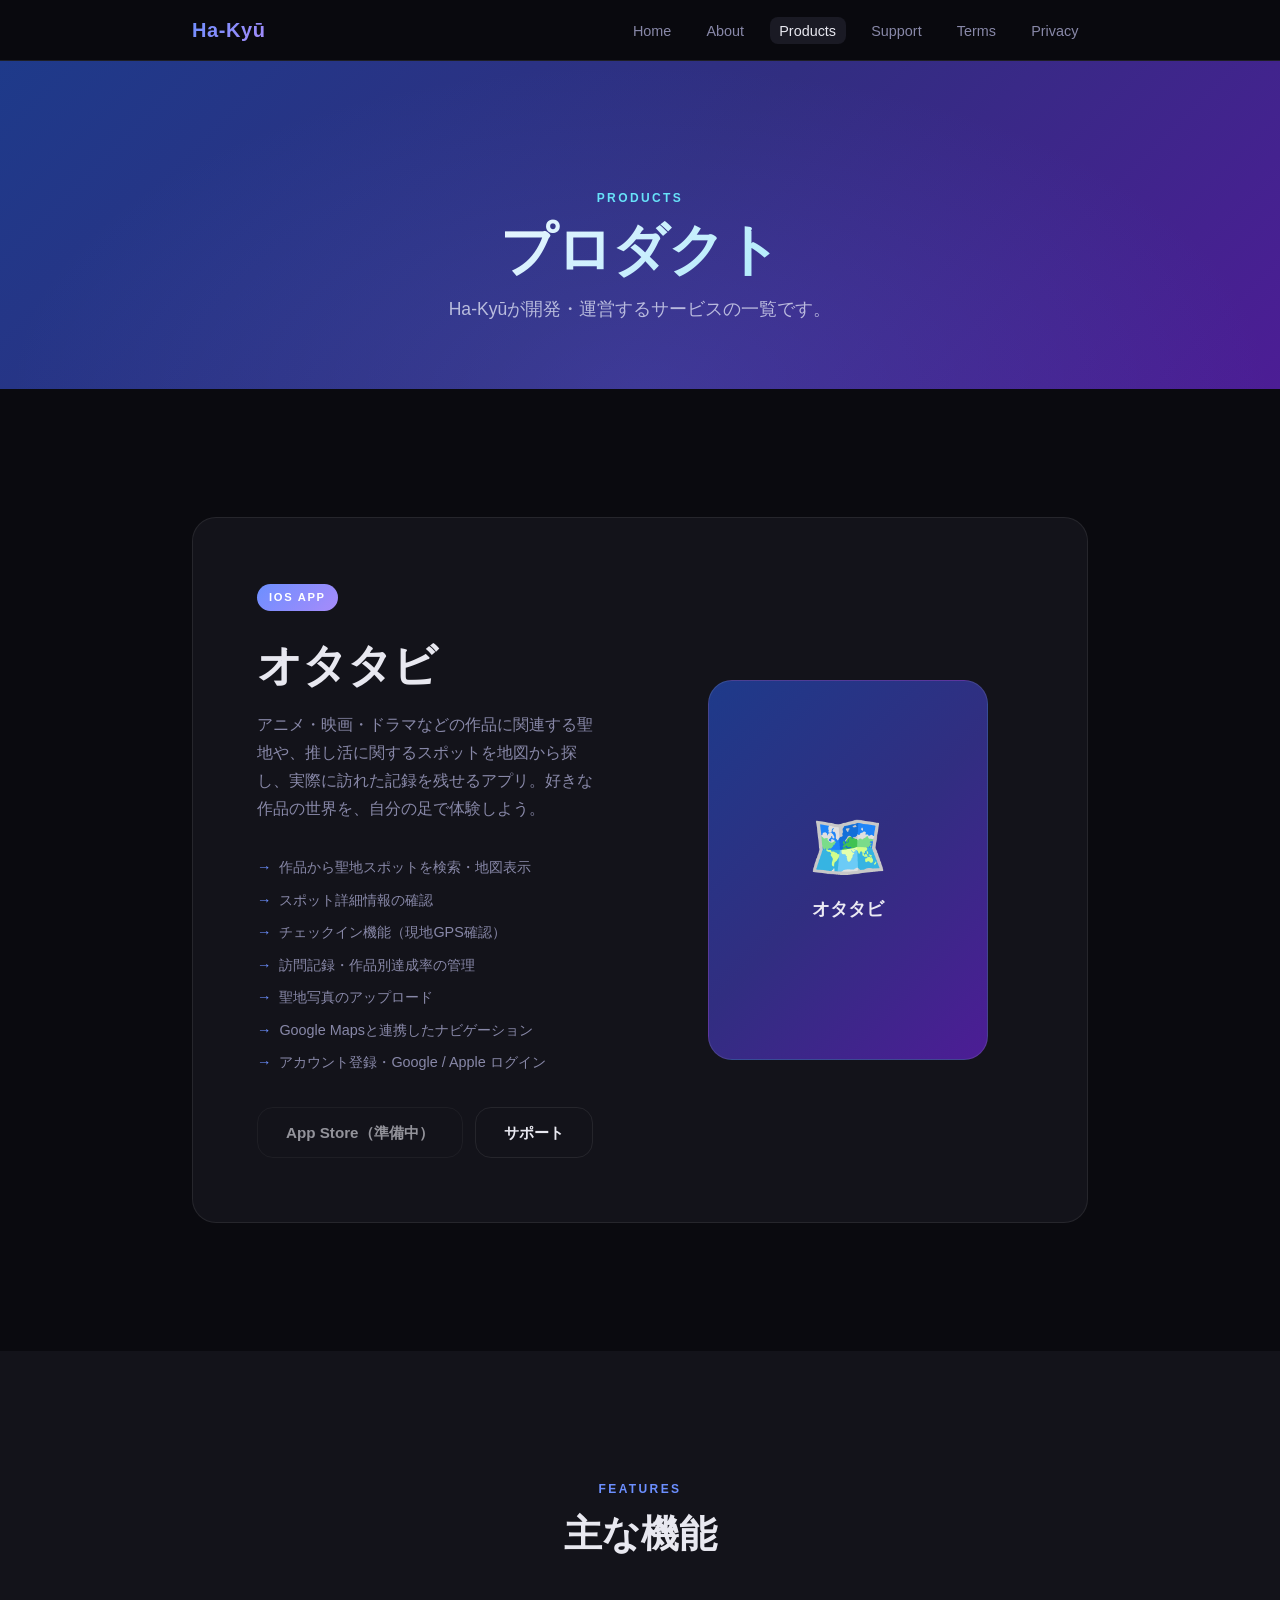
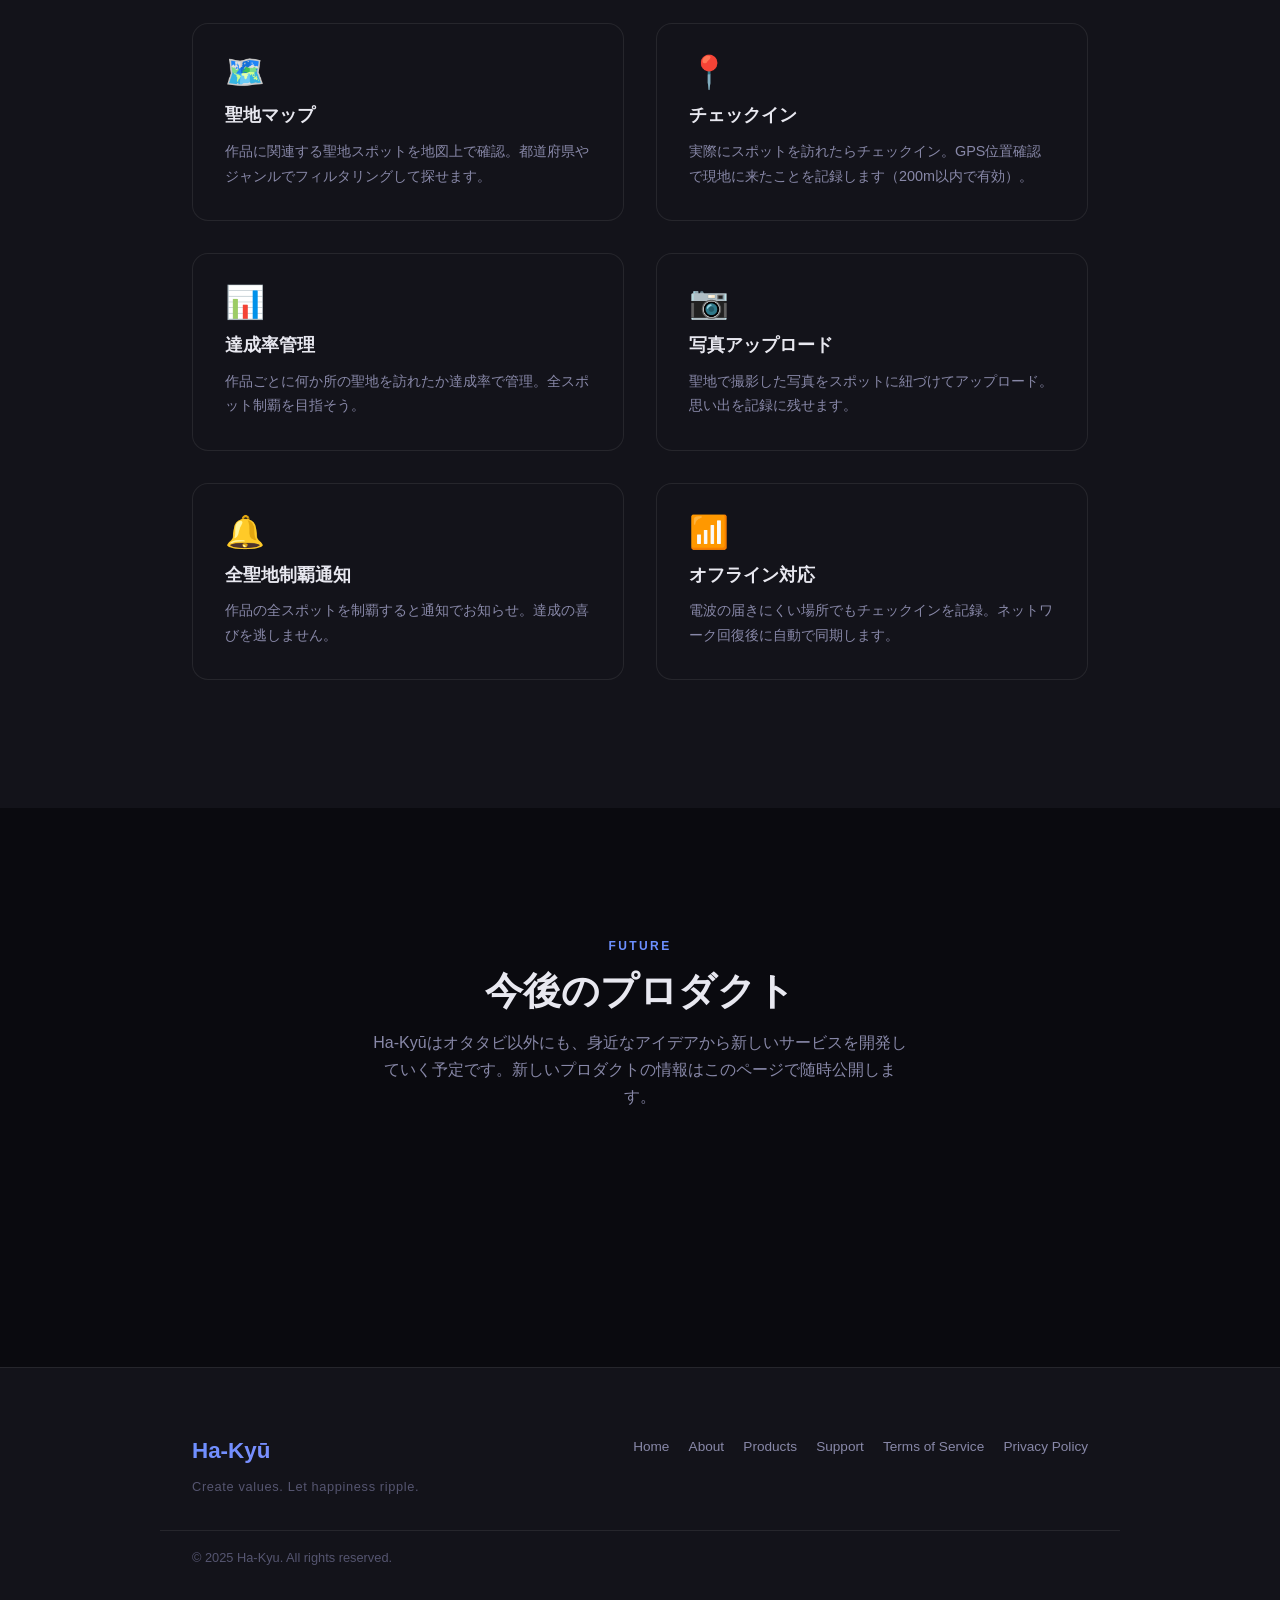
<file: products/index.html>
<!DOCTYPE html>
<html lang="ja">
<head>
  <meta charset="UTF-8">
  <meta name="viewport" content="width=device-width, initial-scale=1.0">
  <title>Products — Ha-Kyū</title>
  <meta name="description" content="Ha-Kyūが開発・提供するサービス一覧。現在の主要プロダクト：オタタビ — 聖地巡礼・推し活スポットを地図から探して記録するアプリ。">
  <link rel="canonical" href="https://ha-kyu.github.io/products/">

  <!-- OGP -->
  <meta property="og:type"        content="website">
  <meta property="og:url"         content="https://ha-kyu.github.io/products/">
  <meta property="og:title"       content="Products — Ha-Kyū">
  <meta property="og:description" content="Ha-Kyūが開発・提供するサービス一覧。現在の主要プロダクト：オタタビ。">
  <meta property="og:image"       content="https://ha-kyu.github.io/assets/img/ogp.png">
  <meta name="twitter:card"       content="summary_large_image">

  <!-- Favicon -->
  <link rel="icon"             type="image/svg+xml" href="/assets/img/favicon.png">
  <link rel="apple-touch-icon"                      href="/assets/img/apple-touch-icon.png">

  <link rel="stylesheet" href="/assets/css/style.css">
</head>
<body>

  <a href="#main" class="skip-link">メインコンテンツへスキップ</a>

  <nav class="site-nav" aria-label="メインナビゲーション">
    <div class="site-nav__inner">
      <a href="/" class="site-nav__logo" aria-label="Ha-Kyū ホーム">Ha-Kyū</a>
      <button class="site-nav__toggle" aria-expanded="false" aria-controls="nav-menu" aria-label="メニューを開く">
        <span></span><span></span><span></span>
      </button>
      <ul class="site-nav__menu" id="nav-menu" role="list">
        <li><a href="/">Home</a></li>
        <li><a href="/about/">About</a></li>
        <li><a href="/products/">Products</a></li>
        <li><a href="/support/">Support</a></li>
        <li><a href="/terms/">Terms</a></li>
        <li><a href="/privacy/">Privacy</a></li>
      </ul>
    </div>
  </nav>

  <main id="main" class="page-offset">

    <!-- ページヘッダー -->
    <header class="page-hero">
      <p class="page-hero__label">Products</p>
      <h1 class="page-hero__title">プロダクト</h1>
      <p class="page-hero__desc">Ha-Kyūが開発・運営するサービスの一覧です。</p>
    </header>

    <!-- オタタビ -->
    <section class="section" aria-labelledby="otatabi-heading">
      <div class="container">

        <article class="product-card">
          <div class="product-card__info">
            <span class="product-card__badge">iOS App</span>
            <h2 class="product-card__title" id="otatabi-heading">オタタビ</h2>
            <p class="product-card__desc">
              アニメ・映画・ドラマなどの作品に関連する聖地や、推し活に関するスポットを地図から探し、実際に訪れた記録を残せるアプリ。好きな作品の世界を、自分の足で体験しよう。
            </p>
            <ul class="product-card__features" aria-label="主な機能">
              <li>作品から聖地スポットを検索・地図表示</li>
              <li>スポット詳細情報の確認</li>
              <li>チェックイン機能（現地GPS確認）</li>
              <li>訪問記録・作品別達成率の管理</li>
              <li>聖地写真のアップロード</li>
              <li>Google Mapsと連携したナビゲーション</li>
              <li>アカウント登録・Google / Apple ログイン</li>
            </ul>
            <div style="display:flex; gap:0.75rem; flex-wrap:wrap;">
              <!-- App Store リンクは公開後に設定してください -->
              <span class="btn btn--outline" style="cursor:default; opacity:0.6;" aria-label="App Store（準備中）">
                App Store（準備中）
              </span>
              <a href="/support/" class="btn btn--outline">サポート</a>
            </div>
          </div>

          <div class="product-card__visual" aria-hidden="true">
            <div class="product-card__icon-wrap">
              <span class="app-icon">🗺️</span>
              <span class="app-name">オタタビ</span>
            </div>
          </div>
        </article>

      </div>
    </section>

    <!-- 機能詳細 -->
    <section class="section section--alt" aria-labelledby="features-heading">
      <div class="container">
        <div class="section__header">
          <p class="section__label">Features</p>
          <h2 class="section__title" id="features-heading">主な機能</h2>
        </div>
        <div class="card-grid">
          <div class="card">
            <p class="card__icon" aria-hidden="true">🗺️</p>
            <h3 class="card__title">聖地マップ</h3>
            <p class="card__body">作品に関連する聖地スポットを地図上で確認。都道府県やジャンルでフィルタリングして探せます。</p>
          </div>
          <div class="card">
            <p class="card__icon" aria-hidden="true">📍</p>
            <h3 class="card__title">チェックイン</h3>
            <p class="card__body">実際にスポットを訪れたらチェックイン。GPS位置確認で現地に来たことを記録します（200m以内で有効）。</p>
          </div>
          <div class="card">
            <p class="card__icon" aria-hidden="true">📊</p>
            <h3 class="card__title">達成率管理</h3>
            <p class="card__body">作品ごとに何か所の聖地を訪れたか達成率で管理。全スポット制覇を目指そう。</p>
          </div>
          <div class="card">
            <p class="card__icon" aria-hidden="true">📷</p>
            <h3 class="card__title">写真アップロード</h3>
            <p class="card__body">聖地で撮影した写真をスポットに紐づけてアップロード。思い出を記録に残せます。</p>
          </div>
          <div class="card">
            <p class="card__icon" aria-hidden="true">🔔</p>
            <h3 class="card__title">全聖地制覇通知</h3>
            <p class="card__body">作品の全スポットを制覇すると通知でお知らせ。達成の喜びを逃しません。</p>
          </div>
          <div class="card">
            <p class="card__icon" aria-hidden="true">📶</p>
            <h3 class="card__title">オフライン対応</h3>
            <p class="card__body">電波の届きにくい場所でもチェックインを記録。ネットワーク回復後に自動で同期します。</p>
          </div>
        </div>
      </div>
    </section>

    <!-- 将来の展望 -->
    <section class="section" aria-labelledby="future-heading">
      <div class="container container--narrow" style="text-align:center;">
        <p class="section__label">Future</p>
        <h2 class="section__title" id="future-heading">今後のプロダクト</h2>
        <p class="section__subtitle">
          Ha-Kyūはオタタビ以外にも、身近なアイデアから新しいサービスを開発していく予定です。新しいプロダクトの情報はこのページで随時公開します。
        </p>
      </div>
    </section>

  </main>

  <footer class="site-footer" aria-label="サイトフッター">
    <div class="site-footer__inner">
      <div class="site-footer__brand">
        <h2>Ha-Kyū</h2>
        <p>Create values. Let happiness ripple.</p>
      </div>
      <nav aria-label="フッターナビゲーション">
        <ul class="site-footer__nav" role="list">
          <li><a href="/">Home</a></li>
          <li><a href="/about/">About</a></li>
          <li><a href="/products/">Products</a></li>
          <li><a href="/support/">Support</a></li>
          <li><a href="/terms/">Terms of Service</a></li>
          <li><a href="/privacy/">Privacy Policy</a></li>
        </ul>
      </nav>
    </div>
    <div class="site-footer__bottom">
      <p>© 2025 Ha-Kyu. All rights reserved.</p>
    </div>
  </footer>

  <script src="/assets/js/main.js"></script>
</body>
</html>
</file>
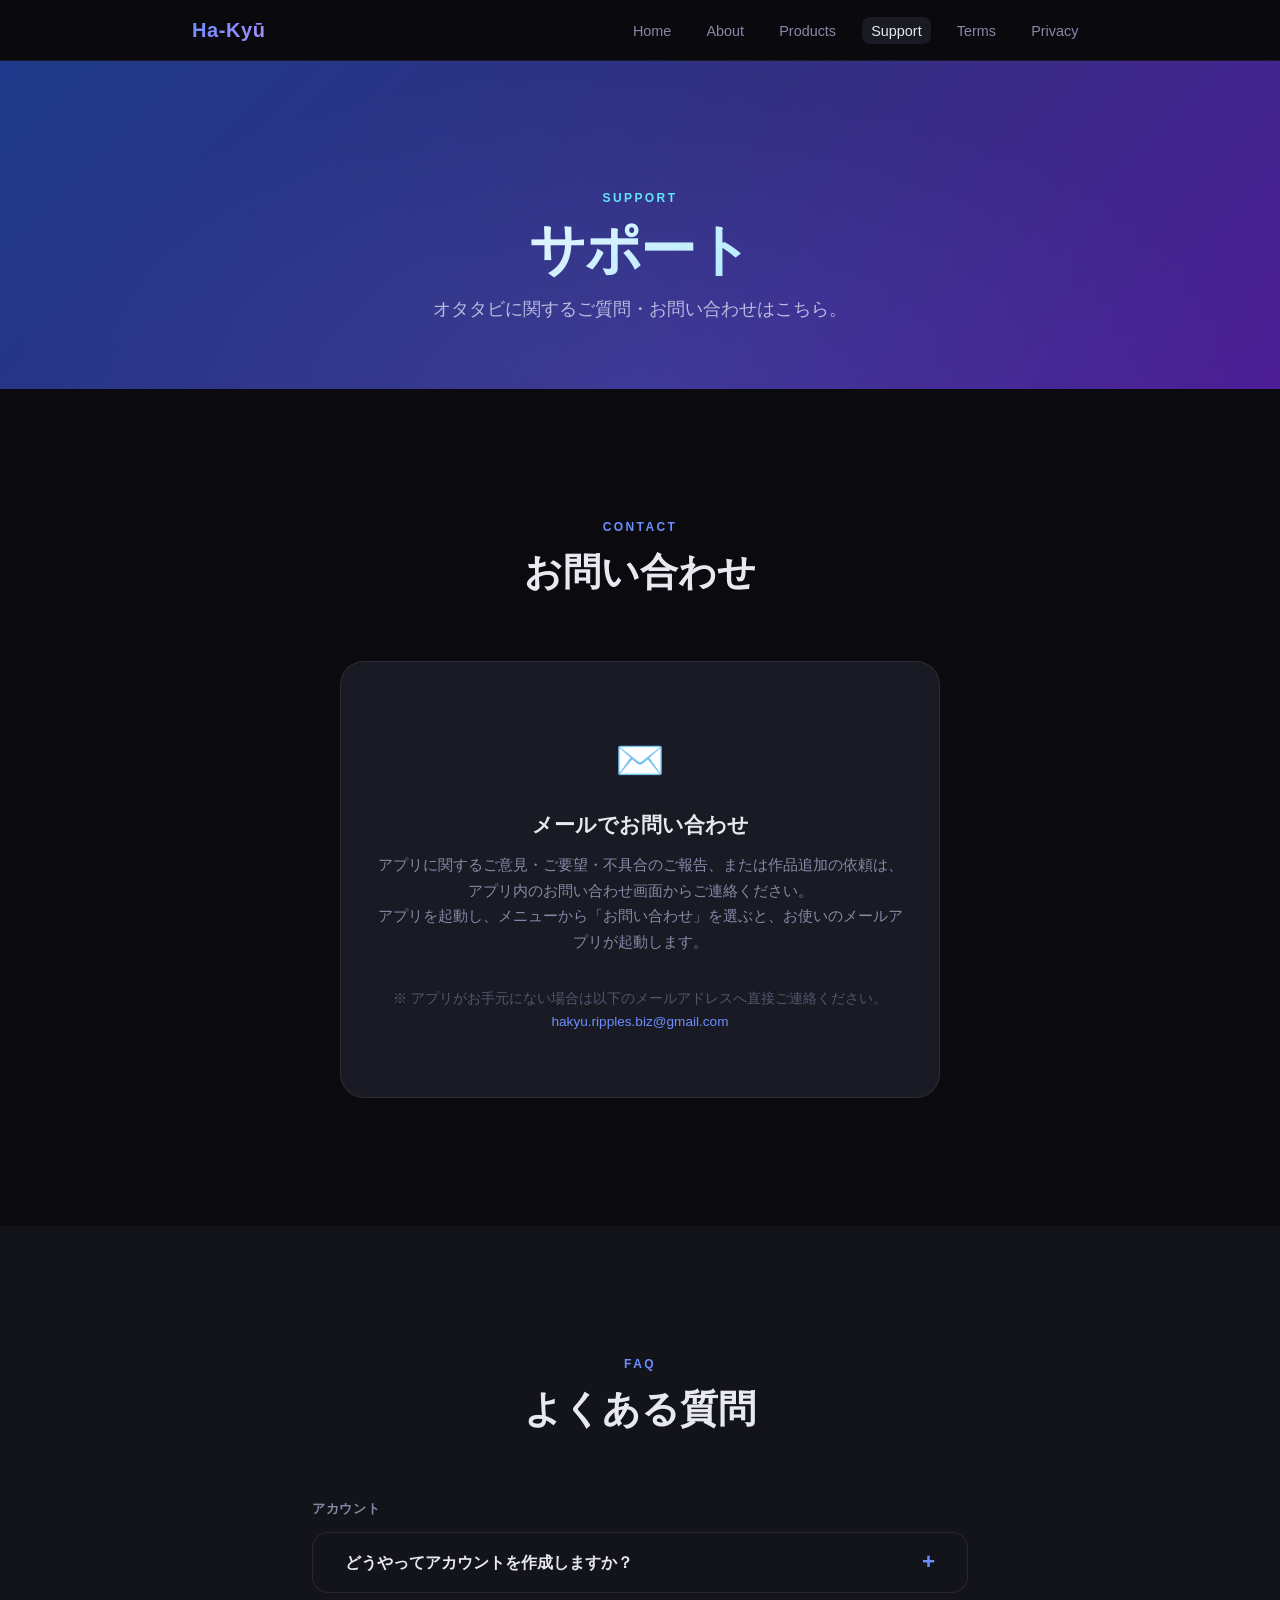
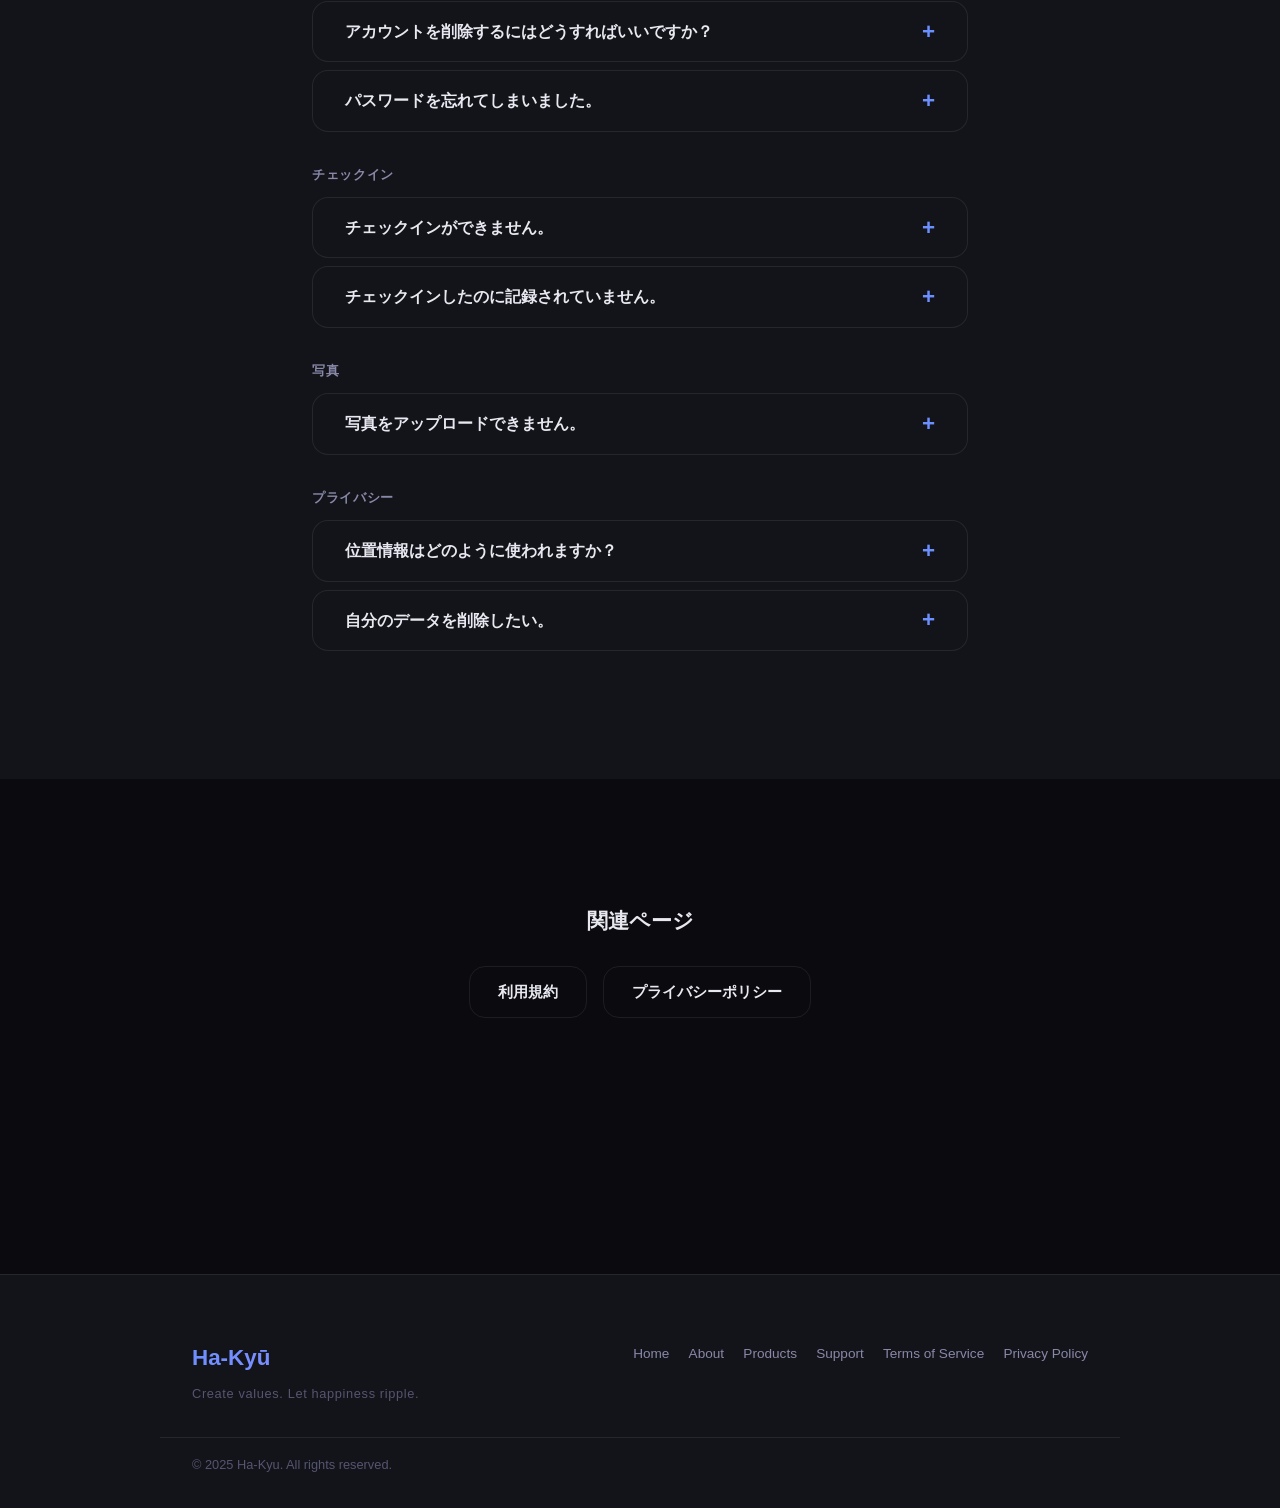
<file: support/index.html>
<!DOCTYPE html>
<html lang="ja">
<head>
  <meta charset="UTF-8">
  <meta name="viewport" content="width=device-width, initial-scale=1.0">
  <title>Support — Ha-Kyū</title>
  <meta name="description" content="オタタビのサポートページ。お問い合わせ方法・よくある質問・アカウント削除の手順を案内しています。">
  <link rel="canonical" href="https://ha-kyu.github.io/support/">

  <!-- OGP -->
  <meta property="og:type"        content="website">
  <meta property="og:url"         content="https://ha-kyu.github.io/support/">
  <meta property="og:title"       content="Support — Ha-Kyū">
  <meta property="og:description" content="オタタビのサポートページ。お問い合わせ方法・よくある質問・アカウント削除の手順を案内しています。">
  <meta property="og:image"       content="https://ha-kyu.github.io/assets/img/ogp.png">
  <meta name="twitter:card"       content="summary_large_image">

  <!-- Favicon -->
  <link rel="icon"             type="image/svg+xml" href="/assets/img/favicon.png">
  <link rel="apple-touch-icon"                      href="/assets/img/apple-touch-icon.png">

  <link rel="stylesheet" href="/assets/css/style.css">
</head>
<body>

  <a href="#main" class="skip-link">メインコンテンツへスキップ</a>

  <nav class="site-nav" aria-label="メインナビゲーション">
    <div class="site-nav__inner">
      <a href="/" class="site-nav__logo" aria-label="Ha-Kyū ホーム">Ha-Kyū</a>
      <button class="site-nav__toggle" aria-expanded="false" aria-controls="nav-menu" aria-label="メニューを開く">
        <span></span><span></span><span></span>
      </button>
      <ul class="site-nav__menu" id="nav-menu" role="list">
        <li><a href="/">Home</a></li>
        <li><a href="/about/">About</a></li>
        <li><a href="/products/">Products</a></li>
        <li><a href="/support/">Support</a></li>
        <li><a href="/terms/">Terms</a></li>
        <li><a href="/privacy/">Privacy</a></li>
      </ul>
    </div>
  </nav>

  <main id="main" class="page-offset">

    <!-- ページヘッダー -->
    <header class="page-hero">
      <p class="page-hero__label">Support</p>
      <h1 class="page-hero__title">サポート</h1>
      <p class="page-hero__desc">オタタビに関するご質問・お問い合わせはこちら。</p>
    </header>

    <!-- お問い合わせ -->
    <section class="section" aria-labelledby="contact-heading">
      <div class="container container--narrow">
        <div class="section__header">
          <p class="section__label">Contact</p>
          <h2 class="section__title" id="contact-heading">お問い合わせ</h2>
        </div>
        <div class="contact-block">
          <p class="contact-block__icon" aria-hidden="true">✉️</p>
          <h3 class="contact-block__title">メールでお問い合わせ</h3>
          <p class="contact-block__body">
            アプリに関するご意見・ご要望・不具合のご報告、または作品追加の依頼は、アプリ内のお問い合わせ画面からご連絡ください。<br>
            アプリを起動し、メニューから「お問い合わせ」を選ぶと、お使いのメールアプリが起動します。
          </p>
          <p style="font-size:0.85rem; color:var(--color-text-dim);">
            ※ アプリがお手元にない場合は以下のメールアドレスへ直接ご連絡ください。<br>
            <!-- 本番環境では実際のメールアドレスに変更してください -->
            <a href="mailto:support@hakyu.ripples.biz@gmail.com">hakyu.ripples.biz@gmail.com</a>
          </p>
        </div>
      </div>
    </section>

    <!-- FAQ -->
    <section class="section section--alt" aria-labelledby="faq-heading">
      <div class="container container--narrow">
        <div class="section__header">
          <p class="section__label">FAQ</p>
          <h2 class="section__title" id="faq-heading">よくある質問</h2>
        </div>

        <!-- アカウント -->
        <h3 style="font-size:1rem; font-weight:600; color:var(--color-text-muted); margin-bottom:0.75rem; letter-spacing:0.05em; text-transform:uppercase; font-size:0.8rem;">アカウント</h3>
        <div class="faq-list" style="margin-bottom:var(--space-md);">

          <details class="faq-item">
            <summary>どうやってアカウントを作成しますか？</summary>
            <div class="faq-item__body">
              <p>アプリを起動するとログイン画面が表示されます。以下の方法でアカウントを作成・ログインできます。</p>
              <ul>
                <li>メールアドレスとパスワードで新規登録</li>
                <li>Googleアカウントでサインイン</li>
                <li>Apple IDでサインイン（iOSのみ）</li>
              </ul>
            </div>
          </details>

          <details class="faq-item">
            <summary>アカウントを削除するにはどうすればいいですか？</summary>
            <div class="faq-item__body">
              <p>アカウントを削除するには、以下の手順でお問い合わせください。</p>
              <ol>
                <li>アプリ内のお問い合わせ画面を開く</li>
                <li>「アカウントの削除を希望する」旨をご連絡ください</li>
                <li>ご登録のメールアドレスを明記してください</li>
              </ol>
              <p>削除処理完了後、ご連絡いたします。削除されるデータについては<a href="/privacy/">プライバシーポリシー</a>をご確認ください。</p>
            </div>
          </details>

          <details class="faq-item">
            <summary>パスワードを忘れてしまいました。</summary>
            <div class="faq-item__body">
              <p>ログイン画面の「パスワードをお忘れですか？」からパスワードリセットのメールを送ることができます。登録時のメールアドレスを入力してください。</p>
              <p>Googleアカウント・Apple IDでサインインしている場合は、それぞれのアカウント管理からパスワードをリセットしてください。</p>
            </div>
          </details>

        </div>

        <!-- チェックイン -->
        <h3 style="font-size:0.8rem; font-weight:600; color:var(--color-text-muted); margin-bottom:0.75rem; letter-spacing:0.05em; text-transform:uppercase;">チェックイン</h3>
        <div class="faq-list" style="margin-bottom:var(--space-md);">

          <details class="faq-item">
            <summary>チェックインができません。</summary>
            <div class="faq-item__body">
              <p>チェックインには以下の条件が必要です。</p>
              <ul>
                <li><strong>位置情報の許可</strong>：端末の設定でオタタビの位置情報利用を「アプリの使用中は許可」または「常に許可」にしてください。</li>
                <li><strong>スポットから200m以内</strong>：実際にスポットの近くにいる必要があります。</li>
                <li><strong>当日1回まで</strong>：同じスポットへの当日のチェックインは1回のみ有効です。</li>
              </ul>
            </div>
          </details>

          <details class="faq-item">
            <summary>チェックインしたのに記録されていません。</summary>
            <div class="faq-item__body">
              <p>チェックインはまずデバイス内に保存されます。サーバーへの同期はバックグラウンドで行われるため、ネットワーク状況によって反映に時間がかかることがあります。</p>
              <p>しばらく時間をおいてアプリを再起動してもご確認いただけない場合は、お問い合わせください。</p>
            </div>
          </details>

        </div>

        <!-- 写真 -->
        <h3 style="font-size:0.8rem; font-weight:600; color:var(--color-text-muted); margin-bottom:0.75rem; letter-spacing:0.05em; text-transform:uppercase;">写真</h3>
        <div class="faq-list" style="margin-bottom:var(--space-md);">

          <details class="faq-item">
            <summary>写真をアップロードできません。</summary>
            <div class="faq-item__body">
              <p>写真のアップロードには以下の点をご確認ください。</p>
              <ul>
                <li>端末の設定でカメラ・フォトライブラリへのアクセスが許可されているか</li>
                <li>ファイルサイズが10MB以下か</li>
                <li>JPEG / PNG / HEIC いずれかのフォーマットか</li>
                <li>ネットワークに接続されているか</li>
              </ul>
            </div>
          </details>

        </div>

        <!-- プライバシー -->
        <h3 style="font-size:0.8rem; font-weight:600; color:var(--color-text-muted); margin-bottom:0.75rem; letter-spacing:0.05em; text-transform:uppercase;">プライバシー</h3>
        <div class="faq-list">

          <details class="faq-item">
            <summary>位置情報はどのように使われますか？</summary>
            <div class="faq-item__body">
              <p>位置情報はチェックイン機能でのみ使用しています。スポットから200m以内かどうかの判定と、チェックイン記録の保存に利用します。常時バックグラウンドで位置情報を取得することはありません。詳しくは<a href="/privacy/">プライバシーポリシー</a>をご覧ください。</p>
            </div>
          </details>

          <details class="faq-item">
            <summary>自分のデータを削除したい。</summary>
            <div class="faq-item__body">
              <p>アカウントを削除すると、サーバーに保存されたデータ（チェックイン記録・写真など）は削除されます。お問い合わせよりアカウント削除をご依頼ください。詳しくは<a href="/privacy/">プライバシーポリシー</a>のデータ削除の項目をご確認ください。</p>
            </div>
          </details>

        </div>
      </div>
    </section>

    <!-- 関連リンク -->
    <section class="section" aria-labelledby="related-heading">
      <div class="container container--narrow" style="text-align:center;">
        <h2 class="section__title" id="related-heading" style="font-size:1.3rem;">関連ページ</h2>
        <div style="display:flex; gap:1rem; justify-content:center; flex-wrap:wrap; margin-top:var(--space-md);">
          <a href="/terms/"   class="btn btn--outline">利用規約</a>
          <a href="/privacy/" class="btn btn--outline">プライバシーポリシー</a>
        </div>
      </div>
    </section>

  </main>

  <footer class="site-footer" aria-label="サイトフッター">
    <div class="site-footer__inner">
      <div class="site-footer__brand">
        <h2>Ha-Kyū</h2>
        <p>Create values. Let happiness ripple.</p>
      </div>
      <nav aria-label="フッターナビゲーション">
        <ul class="site-footer__nav" role="list">
          <li><a href="/">Home</a></li>
          <li><a href="/about/">About</a></li>
          <li><a href="/products/">Products</a></li>
          <li><a href="/support/">Support</a></li>
          <li><a href="/terms/">Terms of Service</a></li>
          <li><a href="/privacy/">Privacy Policy</a></li>
        </ul>
      </nav>
    </div>
    <div class="site-footer__bottom">
      <p>© 2025 Ha-Kyu. All rights reserved.</p>
    </div>
  </footer>

  <script src="/assets/js/main.js"></script>
</body>
</html>
</file>
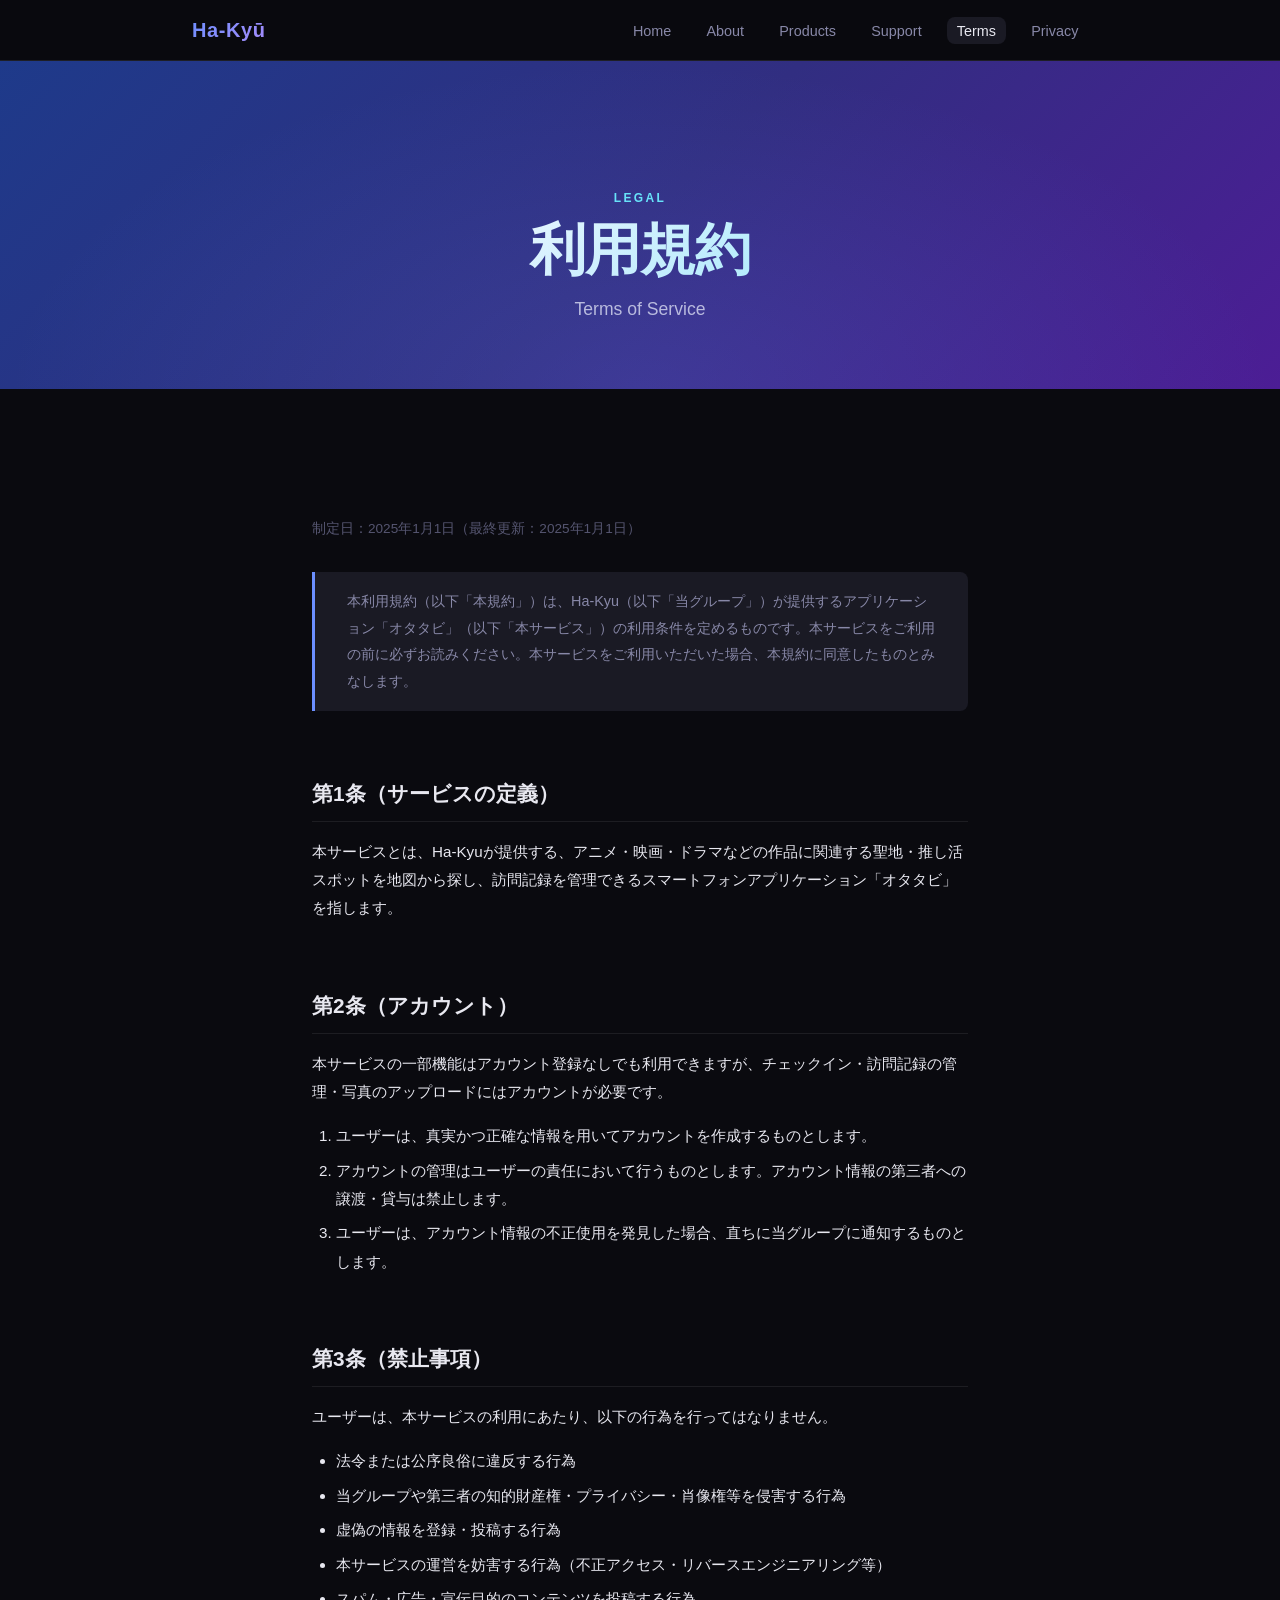
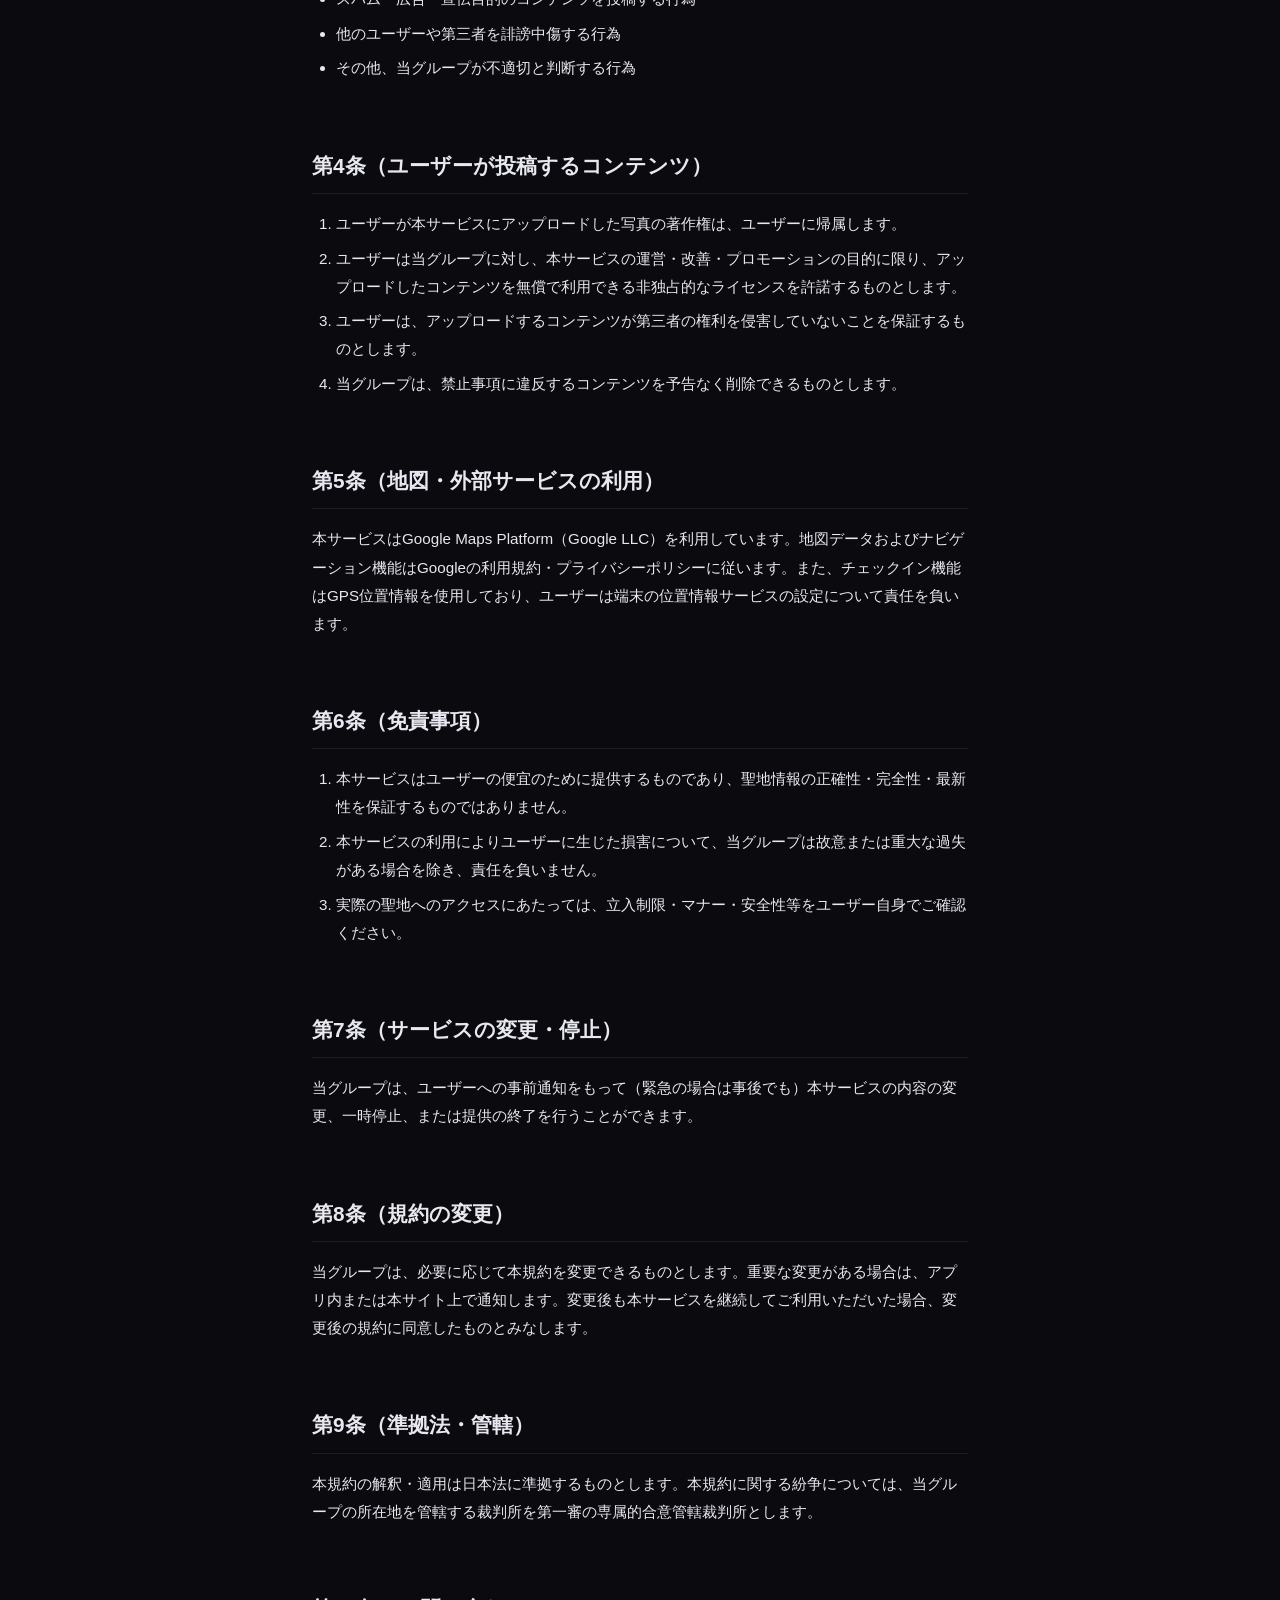
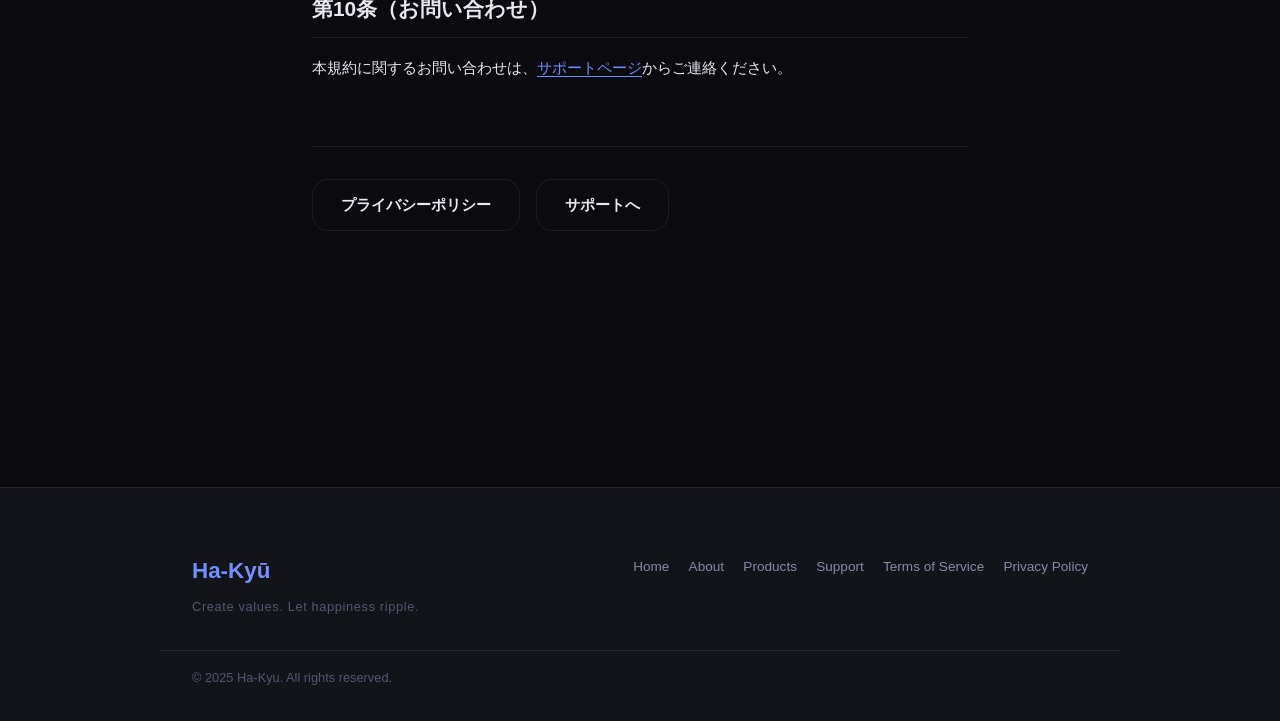
<file: terms/index.html>
<!DOCTYPE html>
<html lang="ja">
<head>
  <meta charset="UTF-8">
  <meta name="viewport" content="width=device-width, initial-scale=1.0">
  <title>Terms of Service — Ha-Kyū</title>
  <meta name="description" content="Ha-Kyūが提供するオタタビの利用規約です。">
  <link rel="canonical" href="https://ha-kyu.github.io/terms/">

  <!-- OGP -->
  <meta property="og:type"        content="website">
  <meta property="og:url"         content="https://ha-kyu.github.io/terms/">
  <meta property="og:title"       content="Terms of Service — Ha-Kyū">
  <meta property="og:description" content="Ha-Kyūが提供するオタタビの利用規約です。">
  <meta property="og:image"       content="https://ha-kyu.github.io/assets/img/ogp.png">
  <meta name="twitter:card"       content="summary_large_image">

  <!-- Favicon -->
  <link rel="icon"             type="image/svg+xml" href="/assets/img/favicon.png">
  <link rel="apple-touch-icon"                      href="/assets/img/apple-touch-icon.png">

  <link rel="stylesheet" href="/assets/css/style.css">
</head>
<body>

  <a href="#main" class="skip-link">メインコンテンツへスキップ</a>

  <nav class="site-nav" aria-label="メインナビゲーション">
    <div class="site-nav__inner">
      <a href="/" class="site-nav__logo" aria-label="Ha-Kyū ホーム">Ha-Kyū</a>
      <button class="site-nav__toggle" aria-expanded="false" aria-controls="nav-menu" aria-label="メニューを開く">
        <span></span><span></span><span></span>
      </button>
      <ul class="site-nav__menu" id="nav-menu" role="list">
        <li><a href="/">Home</a></li>
        <li><a href="/about/">About</a></li>
        <li><a href="/products/">Products</a></li>
        <li><a href="/support/">Support</a></li>
        <li><a href="/terms/">Terms</a></li>
        <li><a href="/privacy/">Privacy</a></li>
      </ul>
    </div>
  </nav>

  <main id="main" class="page-offset">

    <!-- ページヘッダー -->
    <header class="page-hero">
      <p class="page-hero__label">Legal</p>
      <h1 class="page-hero__title">利用規約</h1>
      <p class="page-hero__desc">Terms of Service</p>
    </header>

    <section class="section">
      <div class="container container--narrow">

        <p class="meta-info">制定日：2025年1月1日（最終更新：2025年1月1日）</p>

        <div class="prose">

          <div class="note">
            本利用規約（以下「本規約」）は、Ha-Kyu（以下「当グループ」）が提供するアプリケーション「オタタビ」（以下「本サービス」）の利用条件を定めるものです。本サービスをご利用の前に必ずお読みください。本サービスをご利用いただいた場合、本規約に同意したものとみなします。
          </div>

          <h2 id="terms-service-def">第1条（サービスの定義）</h2>
          <p>本サービスとは、Ha-Kyuが提供する、アニメ・映画・ドラマなどの作品に関連する聖地・推し活スポットを地図から探し、訪問記録を管理できるスマートフォンアプリケーション「オタタビ」を指します。</p>

          <h2 id="terms-account">第2条（アカウント）</h2>
          <p>本サービスの一部機能はアカウント登録なしでも利用できますが、チェックイン・訪問記録の管理・写真のアップロードにはアカウントが必要です。</p>
          <ol>
            <li>ユーザーは、真実かつ正確な情報を用いてアカウントを作成するものとします。</li>
            <li>アカウントの管理はユーザーの責任において行うものとします。アカウント情報の第三者への譲渡・貸与は禁止します。</li>
            <li>ユーザーは、アカウント情報の不正使用を発見した場合、直ちに当グループに通知するものとします。</li>
          </ol>

          <h2 id="terms-prohibited">第3条（禁止事項）</h2>
          <p>ユーザーは、本サービスの利用にあたり、以下の行為を行ってはなりません。</p>
          <ul>
            <li>法令または公序良俗に違反する行為</li>
            <li>当グループや第三者の知的財産権・プライバシー・肖像権等を侵害する行為</li>
            <li>虚偽の情報を登録・投稿する行為</li>
            <li>本サービスの運営を妨害する行為（不正アクセス・リバースエンジニアリング等）</li>
            <li>スパム・広告・宣伝目的のコンテンツを投稿する行為</li>
            <li>他のユーザーや第三者を誹謗中傷する行為</li>
            <li>その他、当グループが不適切と判断する行為</li>
          </ul>

          <h2 id="terms-content">第4条（ユーザーが投稿するコンテンツ）</h2>
          <ol>
            <li>ユーザーが本サービスにアップロードした写真の著作権は、ユーザーに帰属します。</li>
            <li>ユーザーは当グループに対し、本サービスの運営・改善・プロモーションの目的に限り、アップロードしたコンテンツを無償で利用できる非独占的なライセンスを許諾するものとします。</li>
            <li>ユーザーは、アップロードするコンテンツが第三者の権利を侵害していないことを保証するものとします。</li>
            <li>当グループは、禁止事項に違反するコンテンツを予告なく削除できるものとします。</li>
          </ol>

          <h2 id="terms-maps">第5条（地図・外部サービスの利用）</h2>
          <p>本サービスはGoogle Maps Platform（Google LLC）を利用しています。地図データおよびナビゲーション機能はGoogleの利用規約・プライバシーポリシーに従います。また、チェックイン機能はGPS位置情報を使用しており、ユーザーは端末の位置情報サービスの設定について責任を負います。</p>

          <h2 id="terms-disclaimer">第6条（免責事項）</h2>
          <ol>
            <li>本サービスはユーザーの便宜のために提供するものであり、聖地情報の正確性・完全性・最新性を保証するものではありません。</li>
            <li>本サービスの利用によりユーザーに生じた損害について、当グループは故意または重大な過失がある場合を除き、責任を負いません。</li>
            <li>実際の聖地へのアクセスにあたっては、立入制限・マナー・安全性等をユーザー自身でご確認ください。</li>
          </ol>

          <h2 id="terms-suspension">第7条（サービスの変更・停止）</h2>
          <p>当グループは、ユーザーへの事前通知をもって（緊急の場合は事後でも）本サービスの内容の変更、一時停止、または提供の終了を行うことができます。</p>

          <h2 id="terms-changes">第8条（規約の変更）</h2>
          <p>当グループは、必要に応じて本規約を変更できるものとします。重要な変更がある場合は、アプリ内または本サイト上で通知します。変更後も本サービスを継続してご利用いただいた場合、変更後の規約に同意したものとみなします。</p>

          <h2 id="terms-law">第9条（準拠法・管轄）</h2>
          <p>本規約の解釈・適用は日本法に準拠するものとします。本規約に関する紛争については、当グループの所在地を管轄する裁判所を第一審の専属的合意管轄裁判所とします。</p>

          <h2 id="terms-contact">第10条（お問い合わせ）</h2>
          <p>本規約に関するお問い合わせは、<a href="/support/">サポートページ</a>からご連絡ください。</p>

        </div>

        <div style="margin-top:var(--space-lg); padding-top:var(--space-md); border-top:1px solid var(--color-border); display:flex; gap:1rem; flex-wrap:wrap;">
          <a href="/privacy/" class="btn btn--outline">プライバシーポリシー</a>
          <a href="/support/" class="btn btn--outline">サポートへ</a>
        </div>

      </div>
    </section>

  </main>

  <footer class="site-footer" aria-label="サイトフッター">
    <div class="site-footer__inner">
      <div class="site-footer__brand">
        <h2>Ha-Kyū</h2>
        <p>Create values. Let happiness ripple.</p>
      </div>
      <nav aria-label="フッターナビゲーション">
        <ul class="site-footer__nav" role="list">
          <li><a href="/">Home</a></li>
          <li><a href="/about/">About</a></li>
          <li><a href="/products/">Products</a></li>
          <li><a href="/support/">Support</a></li>
          <li><a href="/terms/">Terms of Service</a></li>
          <li><a href="/privacy/">Privacy Policy</a></li>
        </ul>
      </nav>
    </div>
    <div class="site-footer__bottom">
      <p>© 2025 Ha-Kyu. All rights reserved.</p>
    </div>
  </footer>

  <script src="/assets/js/main.js"></script>
</body>
</html>
</file>
<file: assets/css/style.css>
/* ================================================================
   Ha-Kyū — Global Stylesheet
   ================================================================ */

/* ── カスタムプロパティ ── */
:root {
  /* ブランドカラー */
  --color-bg:        #0a0a0f;
  --color-bg-card:   #13131a;
  --color-bg-nav:    rgba(10, 10, 15, 0.92);
  --color-surface:   #1a1a24;
  --color-border:    rgba(255, 255, 255, 0.08);

  --color-text:      #e8e8f0;
  --color-text-muted:#8888a8;
  --color-text-dim:  #555570;

  /* アクセント：波をイメージしたブルー〜パープルグラデーション */
  --color-accent-1:  #6c8fff;
  --color-accent-2:  #a78bfa;
  --color-accent-3:  #67e8f9;

  --gradient-brand:  linear-gradient(135deg, var(--color-accent-1), var(--color-accent-2));
  --gradient-wave:   linear-gradient(135deg, #1e3a8a 0%, #312e81 50%, #4c1d95 100%);

  /* タイポグラフィ */
  --font-sans: 'Helvetica Neue', Arial, 'Hiragino Kaku Gothic ProN', 'Hiragino Sans', Meiryo, sans-serif;
  --font-mono: 'SF Mono', 'Fira Code', monospace;

  /* スペーシング */
  --space-xs:  0.5rem;
  --space-sm:  1rem;
  --space-md:  2rem;
  --space-lg:  4rem;
  --space-xl:  8rem;

  /* 角丸 */
  --radius-sm: 8px;
  --radius-md: 16px;
  --radius-lg: 24px;

  /* トランジション */
  --transition: 0.2s ease;

  /* コンテナ幅 */
  --container: 960px;
  --container-narrow: 720px;
}

/* ── リセット ── */
*, *::before, *::after {
  box-sizing: border-box;
  margin: 0;
  padding: 0;
}

html {
  scroll-behavior: smooth;
  font-size: 16px;
  -webkit-text-size-adjust: 100%;
}

body {
  font-family: var(--font-sans);
  background-color: var(--color-bg);
  color: var(--color-text);
  line-height: 1.7;
  min-height: 100vh;
  display: flex;
  flex-direction: column;
  -webkit-font-smoothing: antialiased;
}

/* ── アクセシビリティ：フォーカス ── */
:focus-visible {
  outline: 2px solid var(--color-accent-1);
  outline-offset: 3px;
  border-radius: 4px;
}

/* ── リンク ── */
a {
  color: var(--color-accent-1);
  text-decoration: none;
  transition: color var(--transition);
}
a:hover {
  color: var(--color-accent-2);
}

/* ── 画像 ── */
img {
  max-width: 100%;
  height: auto;
  display: block;
}

/* ── コンテナ ── */
.container {
  width: 100%;
  max-width: var(--container);
  margin-inline: auto;
  padding-inline: var(--space-md);
}
.container--narrow {
  max-width: var(--container-narrow);
}

/* ── メインコンテンツ（フッターを下に押す） ── */
main {
  flex: 1;
}

/* ================================================================
   ナビゲーション
   ================================================================ */
.site-nav {
  position: fixed;
  inset-block-start: 0;
  inset-inline: 0;
  z-index: 100;
  background: var(--color-bg-nav);
  backdrop-filter: blur(12px);
  -webkit-backdrop-filter: blur(12px);
  border-bottom: 1px solid var(--color-border);
}

.site-nav__inner {
  display: flex;
  align-items: center;
  justify-content: space-between;
  height: 60px;
  padding-inline: var(--space-md);
  max-width: var(--container);
  margin-inline: auto;
}

.site-nav__logo {
  font-size: 1.25rem;
  font-weight: 700;
  letter-spacing: 0.03em;
  background: var(--gradient-brand);
  -webkit-background-clip: text;
  -webkit-text-fill-color: transparent;
  background-clip: text;
  white-space: nowrap;
}
.site-nav__logo:hover {
  opacity: 0.85;
}

/* ハンバーガーボタン（モバイル） */
.site-nav__toggle {
  display: none;
  background: none;
  border: none;
  cursor: pointer;
  padding: var(--space-xs);
  color: var(--color-text);
  flex-direction: column;
  gap: 5px;
  align-items: center;
  justify-content: center;
}
.site-nav__toggle span {
  display: block;
  width: 22px;
  height: 2px;
  background: currentColor;
  border-radius: 2px;
  transition: transform var(--transition), opacity var(--transition);
}
.site-nav__toggle[aria-expanded="true"] span:nth-child(1) {
  transform: translateY(7px) rotate(45deg);
}
.site-nav__toggle[aria-expanded="true"] span:nth-child(2) {
  opacity: 0;
}
.site-nav__toggle[aria-expanded="true"] span:nth-child(3) {
  transform: translateY(-7px) rotate(-45deg);
}

/* メニューリスト */
.site-nav__menu {
  display: flex;
  align-items: center;
  gap: var(--space-sm);
  list-style: none;
}

.site-nav__menu a {
  font-size: 0.9rem;
  font-weight: 500;
  color: var(--color-text-muted);
  padding: 0.35rem 0.6rem;
  border-radius: var(--radius-sm);
  transition: color var(--transition), background var(--transition);
}
.site-nav__menu a:hover,
.site-nav__menu a[aria-current="page"] {
  color: var(--color-text);
  background: var(--color-surface);
}

/* ページ上部の余白（ナビ分） */
.page-offset {
  padding-top: 60px;
}

/* ================================================================
   フッター
   ================================================================ */
.site-footer {
  background: var(--color-bg-card);
  border-top: 1px solid var(--color-border);
  padding-block: var(--space-lg) var(--space-md);
  margin-top: var(--space-xl);
}

.site-footer__inner {
  max-width: var(--container);
  margin-inline: auto;
  padding-inline: var(--space-md);
  display: grid;
  grid-template-columns: 1fr auto;
  gap: var(--space-md);
  align-items: start;
}

.site-footer__brand h2 {
  font-size: 1.4rem;
  font-weight: 700;
  background: var(--gradient-brand);
  -webkit-background-clip: text;
  -webkit-text-fill-color: transparent;
  background-clip: text;
  margin-bottom: 0.4rem;
}

.site-footer__brand p {
  font-size: 0.8rem;
  color: var(--color-text-dim);
  letter-spacing: 0.05em;
}

.site-footer__nav {
  display: flex;
  flex-wrap: wrap;
  gap: 0.4rem 1.2rem;
  list-style: none;
  justify-content: flex-end;
}

.site-footer__nav a {
  font-size: 0.85rem;
  color: var(--color-text-muted);
  transition: color var(--transition);
}
.site-footer__nav a:hover {
  color: var(--color-text);
}

.site-footer__bottom {
  max-width: var(--container);
  margin-inline: auto;
  padding-inline: var(--space-md);
  margin-top: var(--space-md);
  padding-top: var(--space-sm);
  border-top: 1px solid var(--color-border);
  font-size: 0.8rem;
  color: var(--color-text-dim);
}

/* ================================================================
   ヒーローセクション（Home）
   ================================================================ */
.hero {
  position: relative;
  min-height: calc(100svh - 60px);
  display: flex;
  align-items: center;
  justify-content: center;
  text-align: center;
  padding: var(--space-xl) var(--space-md);
  overflow: hidden;
}

/* 波紋アニメーション背景 */
.hero__bg {
  position: absolute;
  inset: 0;
  z-index: 0;
  background: var(--gradient-wave);
  overflow: hidden;
}
.hero__bg::before,
.hero__bg::after {
  content: '';
  position: absolute;
  border-radius: 50%;
  background: radial-gradient(circle, rgba(108, 143, 255, 0.15) 0%, transparent 70%);
  animation: ripple 8s ease-in-out infinite;
}
.hero__bg::before {
  width: 120vw;
  height: 120vw;
  top: -30vw;
  left: -10vw;
}
.hero__bg::after {
  width: 80vw;
  height: 80vw;
  bottom: -20vw;
  right: -10vw;
  animation-delay: -4s;
  background: radial-gradient(circle, rgba(167, 139, 250, 0.12) 0%, transparent 70%);
}

@keyframes ripple {
  0%, 100% { transform: scale(1);   opacity: 0.6; }
  50%       { transform: scale(1.1); opacity: 1;   }
}

@media (prefers-reduced-motion: reduce) {
  .hero__bg::before,
  .hero__bg::after {
    animation: none;
  }
}

.hero__content {
  position: relative;
  z-index: 1;
  max-width: 700px;
}

.hero__logo {
  font-size: clamp(3rem, 10vw, 6rem);
  font-weight: 800;
  letter-spacing: -0.02em;
  background: linear-gradient(135deg, #fff 30%, var(--color-accent-3));
  -webkit-background-clip: text;
  -webkit-text-fill-color: transparent;
  background-clip: text;
  line-height: 1.1;
  margin-bottom: 0.5rem;
}

.hero__tagline {
  font-size: clamp(0.95rem, 2.5vw, 1.15rem);
  font-weight: 400;
  color: rgba(255, 255, 255, 0.7);
  letter-spacing: 0.12em;
  text-transform: uppercase;
  margin-bottom: var(--space-md);
}

.hero__desc {
  font-size: clamp(1rem, 2.5vw, 1.2rem);
  color: rgba(255, 255, 255, 0.85);
  margin-bottom: var(--space-lg);
  line-height: 1.8;
}

.hero__actions {
  display: flex;
  gap: var(--space-sm);
  justify-content: center;
  flex-wrap: wrap;
}

/* ================================================================
   ボタン
   ================================================================ */
.btn {
  display: inline-flex;
  align-items: center;
  gap: 0.4rem;
  padding: 0.75rem 1.75rem;
  border-radius: var(--radius-md);
  font-size: 0.95rem;
  font-weight: 600;
  cursor: pointer;
  transition: transform var(--transition), box-shadow var(--transition), opacity var(--transition);
  border: none;
  text-decoration: none;
  white-space: nowrap;
  -webkit-tap-highlight-color: transparent;
}
.btn:hover {
  transform: translateY(-2px);
}
.btn:active {
  transform: translateY(0);
}

.btn--primary {
  background: var(--gradient-brand);
  color: #fff;
  box-shadow: 0 4px 20px rgba(108, 143, 255, 0.35);
}
.btn--primary:hover {
  color: #fff;
  box-shadow: 0 6px 28px rgba(108, 143, 255, 0.5);
}

.btn--outline {
  background: transparent;
  color: var(--color-text);
  border: 1px solid var(--color-border);
}
.btn--outline:hover {
  color: var(--color-text);
  background: var(--color-surface);
  border-color: var(--color-accent-1);
}

/* ================================================================
   セクション共通
   ================================================================ */
.section {
  padding-block: var(--space-xl);
}
.section--alt {
  background: var(--color-bg-card);
}

.section__header {
  text-align: center;
  margin-bottom: var(--space-lg);
}
.section__label {
  font-size: 0.75rem;
  letter-spacing: 0.2em;
  text-transform: uppercase;
  color: var(--color-accent-1);
  font-weight: 600;
  margin-bottom: 0.6rem;
}
.section__title {
  font-size: clamp(1.6rem, 4vw, 2.4rem);
  font-weight: 700;
  line-height: 1.3;
  margin-bottom: 0.8rem;
}
.section__subtitle {
  font-size: 1rem;
  color: var(--color-text-muted);
  max-width: 540px;
  margin-inline: auto;
  line-height: 1.7;
}

/* ================================================================
   カード
   ================================================================ */
.card-grid {
  display: grid;
  gap: var(--space-md);
  grid-template-columns: repeat(auto-fill, minmax(280px, 1fr));
}
.card-grid--2 {
  grid-template-columns: repeat(auto-fill, minmax(320px, 1fr));
}

.card {
  background: var(--color-bg-card);
  border: 1px solid var(--color-border);
  border-radius: var(--radius-md);
  padding: var(--space-md);
  transition: border-color var(--transition), transform var(--transition);
}
.card:hover {
  border-color: rgba(108, 143, 255, 0.4);
  transform: translateY(-3px);
}

.card__icon {
  font-size: 2rem;
  margin-bottom: 0.8rem;
  line-height: 1;
}
.card__title {
  font-size: 1.1rem;
  font-weight: 700;
  margin-bottom: 0.5rem;
}
.card__body {
  font-size: 0.9rem;
  color: var(--color-text-muted);
  line-height: 1.7;
}

/* ================================================================
   ページヘッダー（内部ページ共通）
   ================================================================ */
.page-hero {
  padding: var(--space-xl) var(--space-md) var(--space-lg);
  text-align: center;
  background: var(--gradient-wave);
  position: relative;
  overflow: hidden;
}
.page-hero::after {
  content: '';
  position: absolute;
  inset: 0;
  background: radial-gradient(ellipse at 50% 100%, rgba(108,143,255,0.15) 0%, transparent 70%);
  pointer-events: none;
}
.page-hero__label {
  font-size: 0.75rem;
  letter-spacing: 0.2em;
  text-transform: uppercase;
  color: var(--color-accent-3);
  font-weight: 600;
  margin-bottom: 0.6rem;
}
.page-hero__title {
  font-size: clamp(2rem, 6vw, 3.5rem);
  font-weight: 800;
  letter-spacing: -0.02em;
  line-height: 1.15;
  background: linear-gradient(135deg, #fff 30%, var(--color-accent-3));
  -webkit-background-clip: text;
  -webkit-text-fill-color: transparent;
  background-clip: text;
  margin-bottom: 0.8rem;
}
.page-hero__desc {
  font-size: clamp(0.95rem, 2vw, 1.1rem);
  color: rgba(255,255,255,0.7);
  max-width: 520px;
  margin-inline: auto;
}

/* ================================================================
   長文コンテンツ（Terms / Privacy）
   ================================================================ */
.prose {
  font-size: 0.95rem;
  line-height: 1.85;
  color: var(--color-text);
}
.prose h2 {
  font-size: 1.3rem;
  font-weight: 700;
  margin-top: var(--space-lg);
  margin-bottom: var(--space-sm);
  padding-bottom: 0.5rem;
  border-bottom: 1px solid var(--color-border);
  color: var(--color-text);
}
.prose h3 {
  font-size: 1.05rem;
  font-weight: 600;
  margin-top: var(--space-md);
  margin-bottom: 0.5rem;
  color: var(--color-text);
}
.prose p {
  margin-bottom: 1rem;
}
.prose ul,
.prose ol {
  padding-left: 1.5rem;
  margin-bottom: 1rem;
}
.prose li {
  margin-bottom: 0.4rem;
}
.prose a {
  color: var(--color-accent-1);
  text-decoration: underline;
  text-underline-offset: 3px;
}
.prose strong {
  font-weight: 700;
  color: var(--color-text);
}
.prose .note {
  background: var(--color-surface);
  border-left: 3px solid var(--color-accent-1);
  padding: var(--space-sm) var(--space-md);
  border-radius: 0 var(--radius-sm) var(--radius-sm) 0;
  margin-block: var(--space-md);
  font-size: 0.9rem;
  color: var(--color-text-muted);
}

/* ================================================================
   テーブル
   ================================================================ */
.table-wrapper {
  overflow-x: auto;
  margin-block: var(--space-md);
}
table {
  width: 100%;
  border-collapse: collapse;
  font-size: 0.9rem;
}
th, td {
  padding: 0.7rem 1rem;
  text-align: left;
  border-bottom: 1px solid var(--color-border);
}
th {
  font-weight: 600;
  color: var(--color-text-muted);
  background: var(--color-surface);
}
tr:last-child td {
  border-bottom: none;
}

/* ================================================================
   FAQ（Support）
   ================================================================ */
.faq-list {
  display: flex;
  flex-direction: column;
  gap: 0.5rem;
}

details.faq-item {
  background: var(--color-bg-card);
  border: 1px solid var(--color-border);
  border-radius: var(--radius-md);
  overflow: hidden;
  transition: border-color var(--transition);
}
details.faq-item[open] {
  border-color: rgba(108, 143, 255, 0.4);
}
details.faq-item summary {
  padding: var(--space-sm) var(--space-md);
  font-weight: 600;
  cursor: pointer;
  list-style: none;
  display: flex;
  justify-content: space-between;
  align-items: center;
  gap: 1rem;
  -webkit-tap-highlight-color: transparent;
  user-select: none;
}
details.faq-item summary::-webkit-details-marker { display: none; }
details.faq-item summary::after {
  content: '+';
  font-size: 1.4rem;
  line-height: 1;
  color: var(--color-accent-1);
  flex-shrink: 0;
  transition: transform var(--transition);
}
details.faq-item[open] summary::after {
  transform: rotate(45deg);
}
.faq-item__body {
  padding: 0 var(--space-md) var(--space-sm);
  font-size: 0.95rem;
  color: var(--color-text-muted);
  line-height: 1.75;
}
.faq-item__body p { margin-bottom: 0.6rem; }
.faq-item__body p:last-child { margin-bottom: 0; }
.faq-item__body ol,
.faq-item__body ul {
  padding-left: 1.4rem;
}
.faq-item__body li { margin-bottom: 0.3rem; }

/* ================================================================
   お問い合わせブロック
   ================================================================ */
.contact-block {
  background: var(--color-surface);
  border: 1px solid var(--color-border);
  border-radius: var(--radius-lg);
  padding: var(--space-lg) var(--space-md);
  text-align: center;
  max-width: 600px;
  margin-inline: auto;
}
.contact-block__icon {
  font-size: 2.5rem;
  margin-bottom: 0.8rem;
}
.contact-block__title {
  font-size: 1.3rem;
  font-weight: 700;
  margin-bottom: 0.6rem;
}
.contact-block__body {
  font-size: 0.95rem;
  color: var(--color-text-muted);
  margin-bottom: var(--space-md);
  line-height: 1.7;
}

/* ================================================================
   メタ情報（制定日など）
   ================================================================ */
.meta-info {
  font-size: 0.85rem;
  color: var(--color-text-dim);
  margin-bottom: var(--space-md);
}

/* ================================================================
   製品カード
   ================================================================ */
.product-card {
  background: var(--color-bg-card);
  border: 1px solid var(--color-border);
  border-radius: var(--radius-lg);
  padding: var(--space-lg);
  display: grid;
  grid-template-columns: 1fr 1fr;
  gap: var(--space-lg);
  align-items: center;
}
.product-card__badge {
  display: inline-block;
  font-size: 0.7rem;
  font-weight: 700;
  letter-spacing: 0.15em;
  text-transform: uppercase;
  padding: 0.25rem 0.75rem;
  border-radius: 999px;
  background: var(--gradient-brand);
  color: #fff;
  margin-bottom: var(--space-sm);
}
.product-card__title {
  font-size: clamp(1.8rem, 5vw, 2.8rem);
  font-weight: 800;
  letter-spacing: -0.02em;
  margin-bottom: 0.5rem;
}
.product-card__desc {
  font-size: 1rem;
  color: var(--color-text-muted);
  line-height: 1.75;
  margin-bottom: var(--space-md);
}
.product-card__features {
  list-style: none;
  display: flex;
  flex-direction: column;
  gap: 0.5rem;
  margin-bottom: var(--space-md);
}
.product-card__features li {
  font-size: 0.9rem;
  display: flex;
  align-items: baseline;
  gap: 0.5rem;
  color: var(--color-text-muted);
}
.product-card__features li::before {
  content: '→';
  color: var(--color-accent-1);
  flex-shrink: 0;
}

.product-card__visual {
  display: flex;
  align-items: center;
  justify-content: center;
}
.product-card__icon-wrap {
  width: min(280px, 100%);
  aspect-ratio: 9/16;
  max-height: 380px;
  background: var(--gradient-wave);
  border-radius: var(--radius-lg);
  display: flex;
  flex-direction: column;
  align-items: center;
  justify-content: center;
  gap: 1rem;
  border: 1px solid rgba(255,255,255,0.1);
}
.product-card__icon-wrap .app-icon {
  font-size: 4rem;
  line-height: 1;
}
.product-card__icon-wrap .app-name {
  font-size: 1.1rem;
  font-weight: 700;
  color: rgba(255,255,255,0.9);
}

/* ================================================================
   レスポンシブ：タブレット・モバイル
   ================================================================ */

@media (max-width: 768px) {
  :root {
    --space-lg: 3rem;
    --space-xl: 5rem;
  }

  /* ナビゲーション */
  .site-nav__toggle {
    display: flex;
  }
  .site-nav__menu {
    display: none;
    position: absolute;
    top: 60px;
    left: 0;
    right: 0;
    background: var(--color-bg-nav);
    backdrop-filter: blur(12px);
    -webkit-backdrop-filter: blur(12px);
    border-bottom: 1px solid var(--color-border);
    flex-direction: column;
    align-items: stretch;
    padding: 0.5rem 0;
    gap: 0;
  }
  .site-nav__menu.is-open {
    display: flex;
  }
  .site-nav__menu a {
    display: block;
    padding: 0.75rem var(--space-md);
    border-radius: 0;
    font-size: 1rem;
  }

  /* フッター */
  .site-footer__inner {
    grid-template-columns: 1fr;
  }
  .site-footer__nav {
    justify-content: flex-start;
  }

  /* 製品カード */
  .product-card {
    grid-template-columns: 1fr;
    padding: var(--space-md);
  }
  .product-card__visual {
    order: -1;
  }
  .product-card__icon-wrap {
    max-height: 220px;
    aspect-ratio: 16/9;
  }

  /* カードグリッド */
  .card-grid,
  .card-grid--2 {
    grid-template-columns: 1fr;
  }
}

@media (max-width: 480px) {
  :root {
    --space-lg: 2.5rem;
    --space-xl: 4rem;
  }
  .hero__actions {
    flex-direction: column;
    align-items: center;
  }
  .btn {
    width: 100%;
    justify-content: center;
  }
}

/* ================================================================
   スキップリンク（アクセシビリティ）
   ================================================================ */
.skip-link {
  position: absolute;
  top: -100%;
  left: 0;
  background: var(--color-accent-1);
  color: #fff;
  padding: 0.5rem 1rem;
  font-weight: 600;
  border-radius: 0 0 var(--radius-sm) 0;
  transition: top var(--transition);
  z-index: 9999;
}
.skip-link:focus {
  top: 0;
}

/* ================================================================
   404ページ
   ================================================================ */
.error-page {
  min-height: calc(100svh - 60px);
  display: flex;
  align-items: center;
  justify-content: center;
  text-align: center;
  padding: var(--space-md);
}
.error-page__code {
  font-size: clamp(5rem, 20vw, 10rem);
  font-weight: 900;
  line-height: 1;
  background: var(--gradient-brand);
  -webkit-background-clip: text;
  -webkit-text-fill-color: transparent;
  background-clip: text;
  margin-bottom: 0.5rem;
}
.error-page__title {
  font-size: 1.5rem;
  font-weight: 700;
  margin-bottom: 0.8rem;
}
.error-page__desc {
  color: var(--color-text-muted);
  margin-bottom: var(--space-md);
}
</file>
